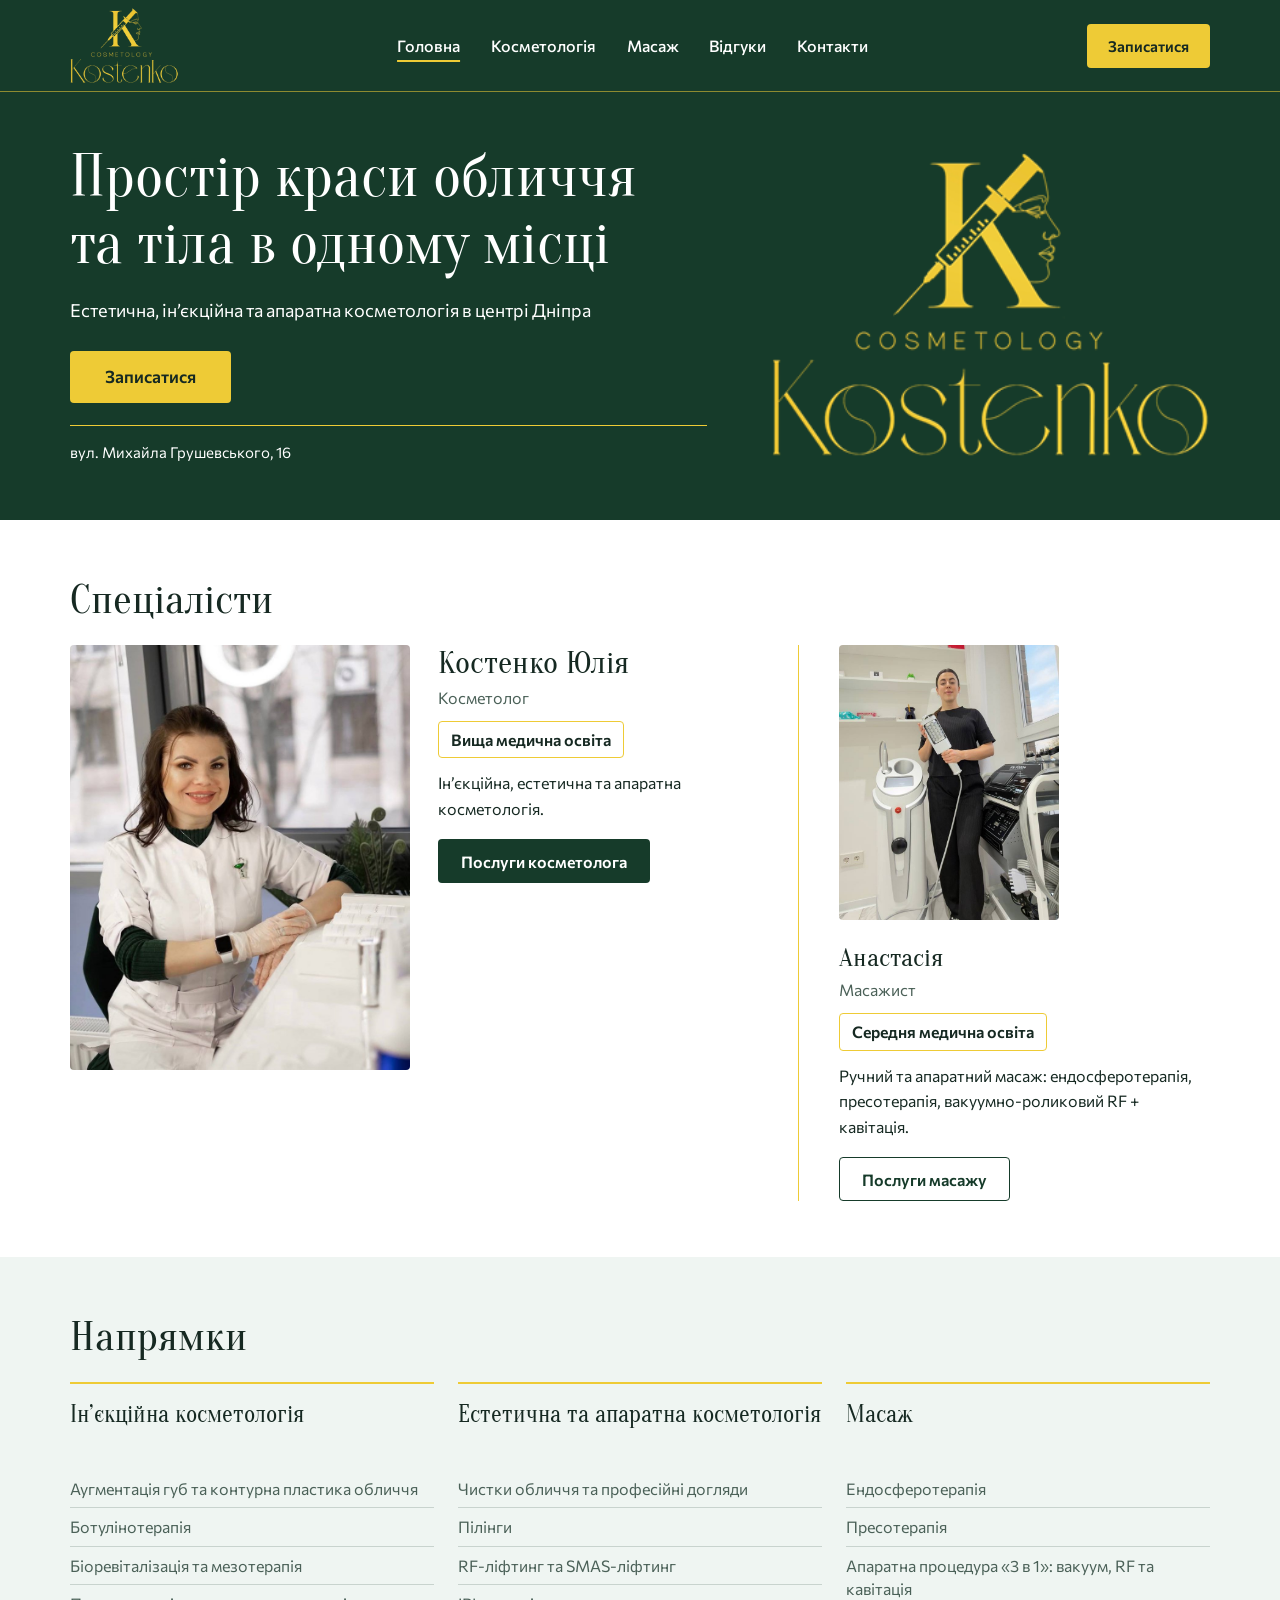
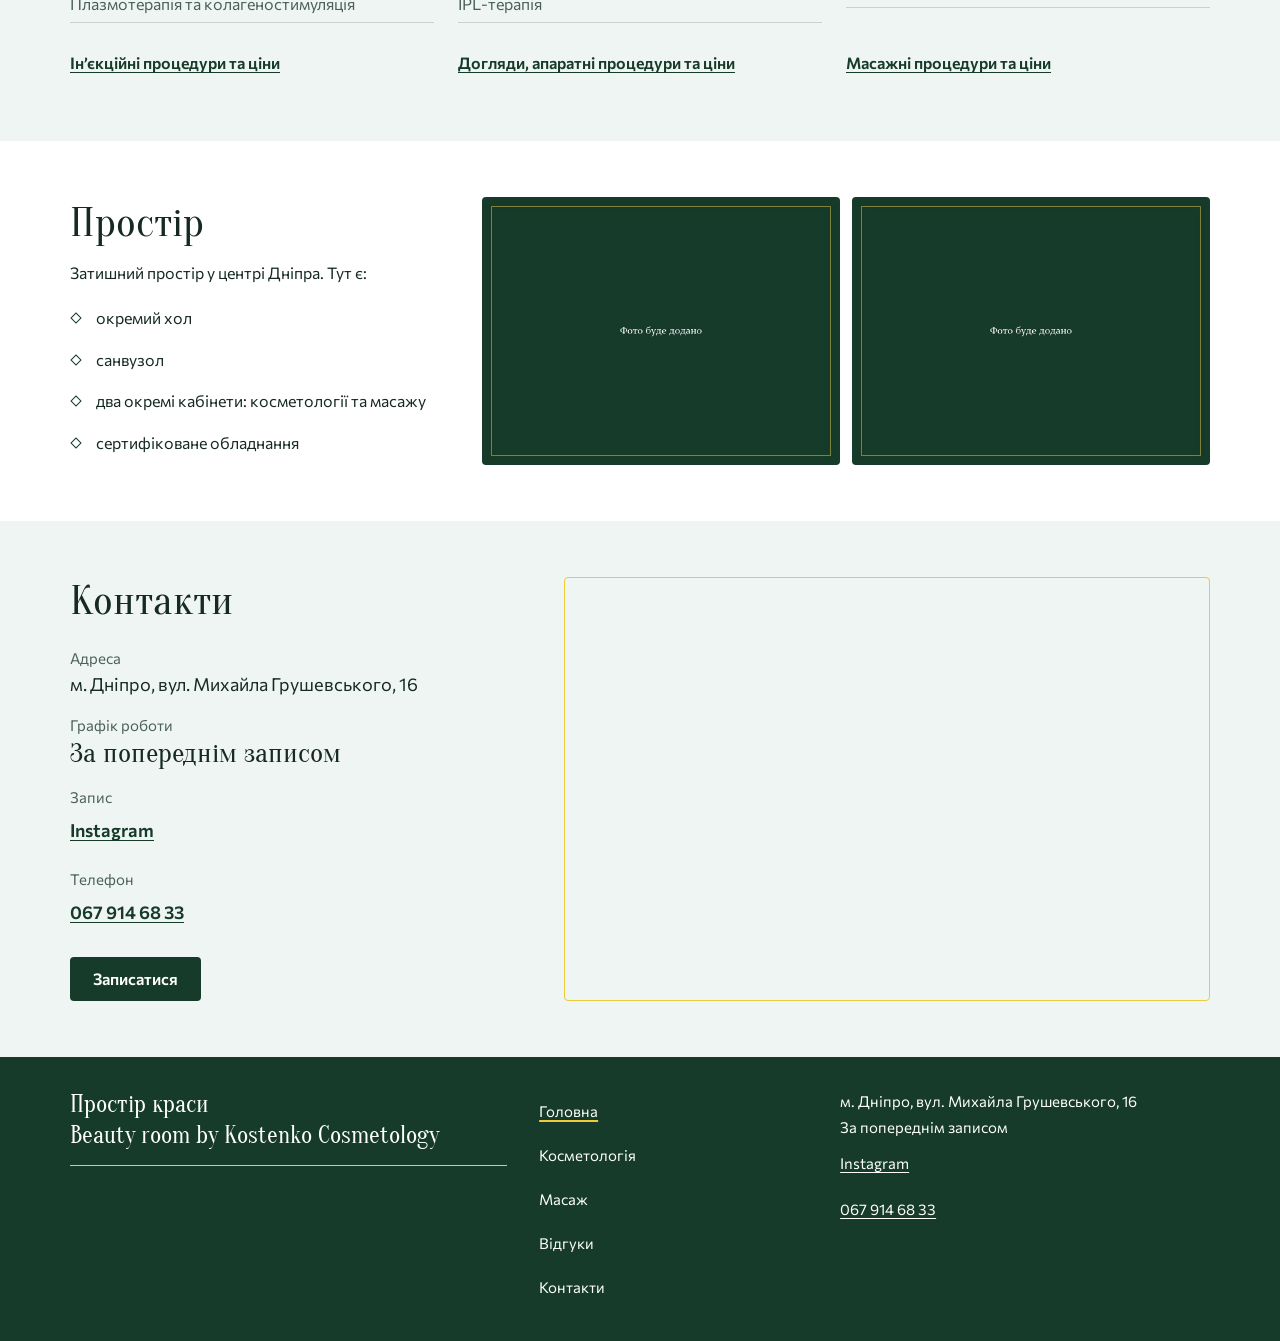
<file: index.html>
<!DOCTYPE html>
<html lang="uk">
<head>
  <meta charset="utf-8">
  <meta name="viewport" content="width=device-width, initial-scale=1">
  <title>Косметологія та масаж у центрі Дніпра | Beauty room by Kostenko Cosmetology</title>
  <meta name="description" content="Простір краси обличчя та тіла в одному місці. Естетична, ін’єкційна та апаратна косметологія і масаж у центрі Дніпра, вул. Михайла Грушевського, 16.">
  <meta name="theme-color" content="#163B2A">

  <meta property="og:type" content="website">
  <meta property="og:locale" content="uk_UA">
  <meta property="og:site_name" content="Простір краси «Beauty room by Kostenko Cosmetology»">
  <meta property="og:title" content="Простір краси обличчя та тіла в одному місці">
  <meta property="og:description" content="Естетична, ін’єкційна та апаратна косметологія в центрі Дніпра. Масаж. Запис в Instagram.">
  <!-- TODO: после выбора домена добавить og:url, og:image (абсолютные адреса) и canonical -->

  <link rel="icon" href="favicon.svg" type="image/svg+xml">
  <link rel="preconnect" href="https://fonts.googleapis.com">
  <link rel="preconnect" href="https://fonts.gstatic.com" crossorigin>
  <link href="https://fonts.googleapis.com/css2?family=Commissioner:wght@400;500;600&family=Oranienbaum&display=swap" rel="stylesheet">
  <link rel="stylesheet" href="css/style.css">

  <script>document.documentElement.classList.add('js');</script>
  <script src="js/main.js" defer></script>

  <script type="application/ld+json">
  {
    "@context": "https://schema.org",
    "@type": "BeautySalon",
    "name": "Простір краси «Beauty room by Kostenko Cosmetology»",
    "address": {
      "@type": "PostalAddress",
      "streetAddress": "вул. Михайла Грушевського, 16",
      "addressLocality": "Дніпро",
      "addressCountry": "UA"
    },
    "telephone": "+380679146833",
    "sameAs": ["https://www.instagram.com/kosmetolog__kostenko"]
  }
  </script>
</head>
<body>
  <a class="skip-link" href="#main">Перейти до змісту</a>

  <!-- Шапка: одинаковая на всех 5 страницах, меняется только aria-current -->
  <header class="site-header">
    <div class="container header-inner">
      <a class="logo" href="index.html">
        <img src="images/logo-small.png" alt="Beauty room by Kostenko Cosmetology, на головну" width="540" height="540">
      </a>
      <button class="nav-toggle" type="button" aria-expanded="false" aria-controls="site-nav">
        <span class="nav-toggle-bars" aria-hidden="true"></span>
        <span class="visually-hidden">Меню</span>
      </button>
      <nav class="site-nav" id="site-nav" aria-label="Основне меню">
        <ul>
          <li><a href="index.html" aria-current="page">Головна</a></li>
          <li><a href="cosmetology.html">Косметологія</a></li>
          <li><a href="massage.html">Масаж</a></li>
          <li><a href="reviews.html">Відгуки</a></li>
          <li><a href="contacts.html">Контакти</a></li>
        </ul>
      </nav>
      <a class="btn btn-gold header-cta" href="https://www.instagram.com/kosmetolog__kostenko" target="_blank" rel="noopener">Записатися</a>
    </div>
  </header>

  <main id="main">
    <section class="hero">
      <div class="container hero-inner">
        <div class="hero-text">
          <h1>Простір краси обличчя та&nbsp;тіла в&nbsp;одному місці</h1>
          <p class="hero-lead">Естетична, ін’єкційна та апаратна косметологія в&nbsp;центрі&nbsp;Дніпра</p>
          <a class="btn btn-gold btn-large" href="https://www.instagram.com/kosmetolog__kostenko" target="_blank" rel="noopener">Записатися</a>
          <p class="hero-address">вул. Михайла Грушевського,&nbsp;16</p>
        </div>
        <div class="hero-mark" aria-hidden="true">
          <div class="logo-crop">
            <picture><source media="(max-width: 767px)" srcset="images/logo-small.png"><img src="images/logo.png" alt="" width="1800" height="1800"></picture>
          </div>
        </div>
      </div>
    </section>

    <section class="section" aria-labelledby="team-title">
      <div class="container">
        <h2 id="team-title">Спеціалісти</h2>
        <div class="team">
          <article class="person person-lead">
            <img src="images/yulia.jpg" alt="Костенко Юлія, косметолог" width="800" height="1000" loading="lazy">
            <div class="person-body">
              <h3>Костенко Юлія</h3>
              <p class="person-role">Косметолог</p>
              <p class="person-edu">Вища медична освіта</p>
              <p>Ін’єкційна, естетична та апаратна косметологія.</p>
              <a class="btn btn-primary" href="cosmetology.html">Послуги косметолога</a>
            </div>
          </article>
          <article class="person">
            <img src="images/anastasia.jpg" alt="Анастасія, масажист" width="800" height="1000" loading="lazy">
            <div class="person-body">
              <h3>Анастасія</h3>
              <p class="person-role">Масажист</p>
              <p class="person-edu">Середня медична освіта</p>
              <p>Ручний та апаратний масаж: ендосферотерапія, пресотерапія, вакуумно-роликовий RF&nbsp;+ кавітація.</p>
              <a class="btn btn-outline" href="massage.html">Послуги масажу</a>
            </div>
          </article>
        </div>
      </div>
    </section>

    <section class="section section-mint" aria-labelledby="services-title">
      <div class="container">
        <h2 id="services-title">Напрямки</h2>
        <div class="directions">
          <article class="direction">
            <h3>Ін’єкційна косметологія</h3>
            <ul>
              <li>Аугментація губ та контурна пластика обличчя</li>
              <li>Ботулінотерапія</li>
              <li>Біоревіталізація та мезотерапія</li>
              <li>Плазмотерапія та колагеностимуляція</li>
            </ul>
            <a class="text-link" href="cosmetology.html#injections">Ін’єкційні процедури та ціни</a>
          </article>
          <article class="direction">
            <h3>Естетична та апаратна косметологія</h3>
            <ul>
              <li>Чистки обличчя та професійні догляди</li>
              <li>Пілінги</li>
              <li><span class="nowrap">RF-ліфтинг</span> та <span class="nowrap">SMAS-ліфтинг</span></li>
              <li>IPL-терапія</li>
            </ul>
            <a class="text-link" href="cosmetology.html#aesthetic">Догляди, апаратні процедури та ціни</a>
          </article>
          <article class="direction">
            <h3>Масаж</h3>
            <ul>
              <li>Ендосферотерапія</li>
              <li>Пресотерапія</li>
              <li>Апаратна процедура «3&nbsp;в&nbsp;1»: вакуум, RF та кавітація</li>
            </ul>
            <a class="text-link" href="massage.html">Масажні процедури та ціни</a>
          </article>
        </div>
      </div>
    </section>

    <section class="section" aria-labelledby="space-title">
      <div class="container space">
        <div class="space-text">
          <h2 id="space-title">Простір</h2>
          <p>Затишний простір у&nbsp;центрі Дніпра. Тут є:</p>
          <ul class="space-list">
            <li>окремий хол</li>
            <li>санвузол</li>
            <li>два окремі кабінети: косметології та масажу</li>
            <li>сертифіковане обладнання</li>
          </ul>
        </div>
        <div class="space-photos">
          <img src="images/space-1.jpg" alt="Фото простору, буде додано" width="1200" height="900" loading="lazy">
          <img src="images/space-2.jpg" alt="Фото простору, буде додано" width="1200" height="900" loading="lazy">
        </div>
      </div>
    </section>

    <section class="section section-mint" aria-labelledby="contacts-title">
      <div class="container contacts">
        <div class="contacts-info">
          <h2 id="contacts-title">Контакти</h2>
          <dl>
            <dt>Адреса</dt>
            <dd><address>м.&nbsp;Дніпро, вул. Михайла Грушевського,&nbsp;16</address></dd>
            <dt>Графік роботи</dt>
            <!-- TODO: при необходимости добавить точные часы -->
            <dd class="schedule">За попереднім записом</dd>
            <dt>Запис</dt>
            <dd><a href="https://www.instagram.com/kosmetolog__kostenko" target="_blank" rel="noopener">Instagram</a></dd>
            <dt>Телефон</dt>
            <dd><a href="tel:+380679146833">067&nbsp;914&nbsp;68&nbsp;33</a></dd>
          </dl>
          <!-- TODO: Telegram — раскомментировать, когда будет ссылка
          <a href="https://t.me/...">Telegram</a> -->
          <a class="btn btn-primary" href="https://www.instagram.com/kosmetolog__kostenko" target="_blank" rel="noopener">Записатися</a>
        </div>
        <div class="map">
          <iframe src="https://www.google.com/maps?q=%D0%94%D0%BD%D1%96%D0%BF%D1%80%D0%BE%2C%20%D0%B2%D1%83%D0%BB.%20%D0%9C%D0%B8%D1%85%D0%B0%D0%B9%D0%BB%D0%B0%20%D0%93%D1%80%D1%83%D1%88%D0%B5%D0%B2%D1%81%D1%8C%D0%BA%D0%BE%D0%B3%D0%BE%2C%2016&amp;hl=uk&amp;output=embed" title="Карта: Дніпро, вул. Михайла Грушевського, 16" loading="lazy" referrerpolicy="no-referrer-when-downgrade"></iframe>
        </div>
      </div>
    </section>
  </main>

  <!-- Футер: одинаковый на всех 5 страницах, меняется только aria-current -->
  <footer class="site-footer">
    <div class="container footer-inner">
      <div>
        <p class="footer-name">Простір краси<br><span lang="en">Beauty room by Kostenko Cosmetology</span></p>
      </div>
      <nav aria-label="Меню в підвалі">
        <ul>
          <li><a href="index.html" aria-current="page">Головна</a></li>
          <li><a href="cosmetology.html">Косметологія</a></li>
          <li><a href="massage.html">Масаж</a></li>
          <li><a href="reviews.html">Відгуки</a></li>
          <li><a href="contacts.html">Контакти</a></li>
        </ul>
      </nav>
      <div class="footer-contacts">
        <address>м.&nbsp;Дніпро, вул. Михайла Грушевського,&nbsp;16</address>
        <!-- TODO: при необходимости добавить точные часы -->
        <p>За попереднім записом</p>
        <p><a href="https://www.instagram.com/kosmetolog__kostenko" target="_blank" rel="noopener">Instagram</a></p>
        <p><a href="tel:+380679146833">067&nbsp;914&nbsp;68&nbsp;33</a></p>
        <!-- TODO: Telegram — раскомментировать, когда будет ссылка
        <a href="https://t.me/...">Telegram</a> -->
      </div>
    </div>
  </footer>
</body>
</html>
</file>
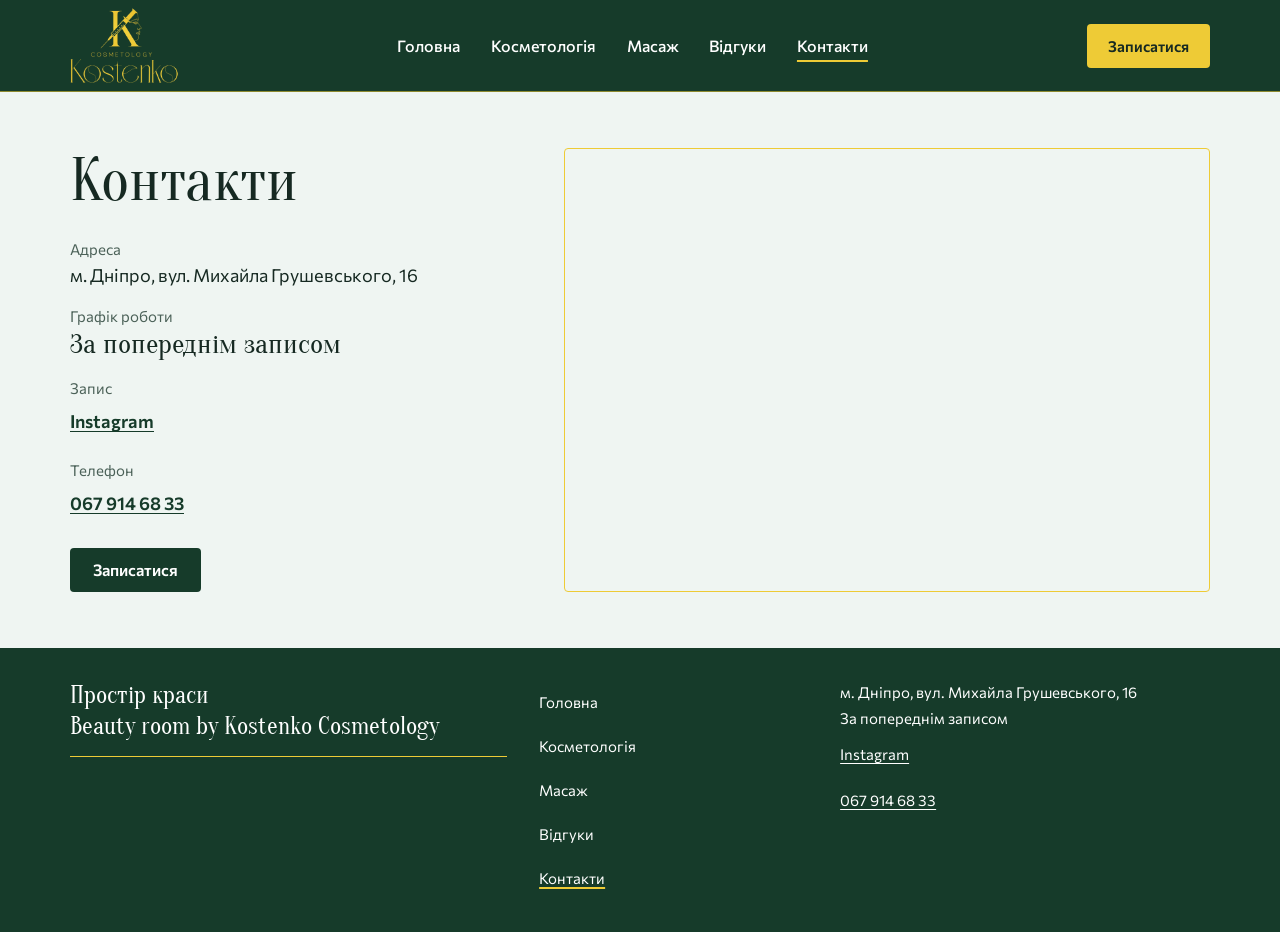
<file: contacts.html>
<!DOCTYPE html>
<html lang="uk">
<head>
  <meta charset="utf-8">
  <meta name="viewport" content="width=device-width, initial-scale=1">
  <title>Контакти та запис | Beauty room by Kostenko Cosmetology</title>
  <meta name="description" content="Дніпро, вул. Михайла Грушевського, 16. За попереднім записом. Запис в Instagram.">
  <meta name="theme-color" content="#163B2A">

  <meta property="og:type" content="website">
  <meta property="og:locale" content="uk_UA">
  <meta property="og:site_name" content="Простір краси «Beauty room by Kostenko Cosmetology»">
  <meta property="og:title" content="Контакти та запис">
  <meta property="og:description" content="Дніпро, вул. Михайла Грушевського, 16. За попереднім записом. Запис в Instagram.">
  <!-- TODO: после выбора домена добавить og:url, og:image (абсолютные адреса) и canonical -->

  <link rel="icon" href="favicon.svg" type="image/svg+xml">
  <link rel="preconnect" href="https://fonts.googleapis.com">
  <link rel="preconnect" href="https://fonts.gstatic.com" crossorigin>
  <link href="https://fonts.googleapis.com/css2?family=Commissioner:wght@400;500;600&family=Oranienbaum&display=swap" rel="stylesheet">
  <link rel="stylesheet" href="css/style.css">

  <script>document.documentElement.classList.add('js');</script>
  <script src="js/main.js" defer></script>
</head>
<body>
  <a class="skip-link" href="#main">Перейти до змісту</a>

  <!-- Шапка: одинаковая на всех 5 страницах, меняется только aria-current -->
  <header class="site-header">
    <div class="container header-inner">
      <a class="logo" href="index.html">
        <img src="images/logo-small.png" alt="Beauty room by Kostenko Cosmetology, на головну" width="540" height="540">
      </a>
      <button class="nav-toggle" type="button" aria-expanded="false" aria-controls="site-nav">
        <span class="nav-toggle-bars" aria-hidden="true"></span>
        <span class="visually-hidden">Меню</span>
      </button>
      <nav class="site-nav" id="site-nav" aria-label="Основне меню">
        <ul>
          <li><a href="index.html">Головна</a></li>
          <li><a href="cosmetology.html">Косметологія</a></li>
          <li><a href="massage.html">Масаж</a></li>
          <li><a href="reviews.html">Відгуки</a></li>
          <li><a href="contacts.html" aria-current="page">Контакти</a></li>
        </ul>
      </nav>
      <a class="btn btn-gold header-cta" href="https://www.instagram.com/kosmetolog__kostenko" target="_blank" rel="noopener">Записатися</a>
    </div>
  </header>

  <main id="main">
    <section class="section section-mint contacts-page" aria-labelledby="contacts-title">
      <div class="container contacts">
        <div class="contacts-info">
          <h1 id="contacts-title">Контакти</h1>
          <dl>
            <dt>Адреса</dt>
            <dd><address>м.&nbsp;Дніпро, вул. Михайла Грушевського,&nbsp;16</address></dd>
            <dt>Графік роботи</dt>
            <!-- TODO: при необходимости добавить точные часы -->
            <dd class="schedule">За попереднім записом</dd>
            <dt>Запис</dt>
            <dd><a href="https://www.instagram.com/kosmetolog__kostenko" target="_blank" rel="noopener">Instagram</a></dd>
            <dt>Телефон</dt>
            <dd><a href="tel:+380679146833">067&nbsp;914&nbsp;68&nbsp;33</a></dd>
          </dl>
          <!-- TODO: Telegram — раскомментировать, когда будет ссылка
          <a href="https://t.me/...">Telegram</a> -->
          <a class="btn btn-primary" href="https://www.instagram.com/kosmetolog__kostenko" target="_blank" rel="noopener">Записатися</a>
        </div>
        <div class="map">
          <iframe src="https://www.google.com/maps?q=%D0%94%D0%BD%D1%96%D0%BF%D1%80%D0%BE%2C%20%D0%B2%D1%83%D0%BB.%20%D0%9C%D0%B8%D1%85%D0%B0%D0%B9%D0%BB%D0%B0%20%D0%93%D1%80%D1%83%D1%88%D0%B5%D0%B2%D1%81%D1%8C%D0%BA%D0%BE%D0%B3%D0%BE%2C%2016&amp;hl=uk&amp;output=embed" title="Карта: Дніпро, вул. Михайла Грушевського, 16" loading="lazy" referrerpolicy="no-referrer-when-downgrade"></iframe>
        </div>
      </div>
    </section>
  </main>

  <!-- Футер: одинаковый на всех 5 страницах, меняется только aria-current -->
  <footer class="site-footer">
    <div class="container footer-inner">
      <div>
        <p class="footer-name">Простір краси<br><span lang="en">Beauty room by Kostenko Cosmetology</span></p>
      </div>
      <nav aria-label="Меню в підвалі">
        <ul>
          <li><a href="index.html">Головна</a></li>
          <li><a href="cosmetology.html">Косметологія</a></li>
          <li><a href="massage.html">Масаж</a></li>
          <li><a href="reviews.html">Відгуки</a></li>
          <li><a href="contacts.html" aria-current="page">Контакти</a></li>
        </ul>
      </nav>
      <div class="footer-contacts">
        <address>м.&nbsp;Дніпро, вул. Михайла Грушевського,&nbsp;16</address>
        <!-- TODO: при необходимости добавить точные часы -->
        <p>За попереднім записом</p>
        <p><a href="https://www.instagram.com/kosmetolog__kostenko" target="_blank" rel="noopener">Instagram</a></p>
        <p><a href="tel:+380679146833">067&nbsp;914&nbsp;68&nbsp;33</a></p>
        <!-- TODO: Telegram — раскомментировать, когда будет ссылка
        <a href="https://t.me/...">Telegram</a> -->
      </div>
    </div>
  </footer>
</body>
</html>
</file>
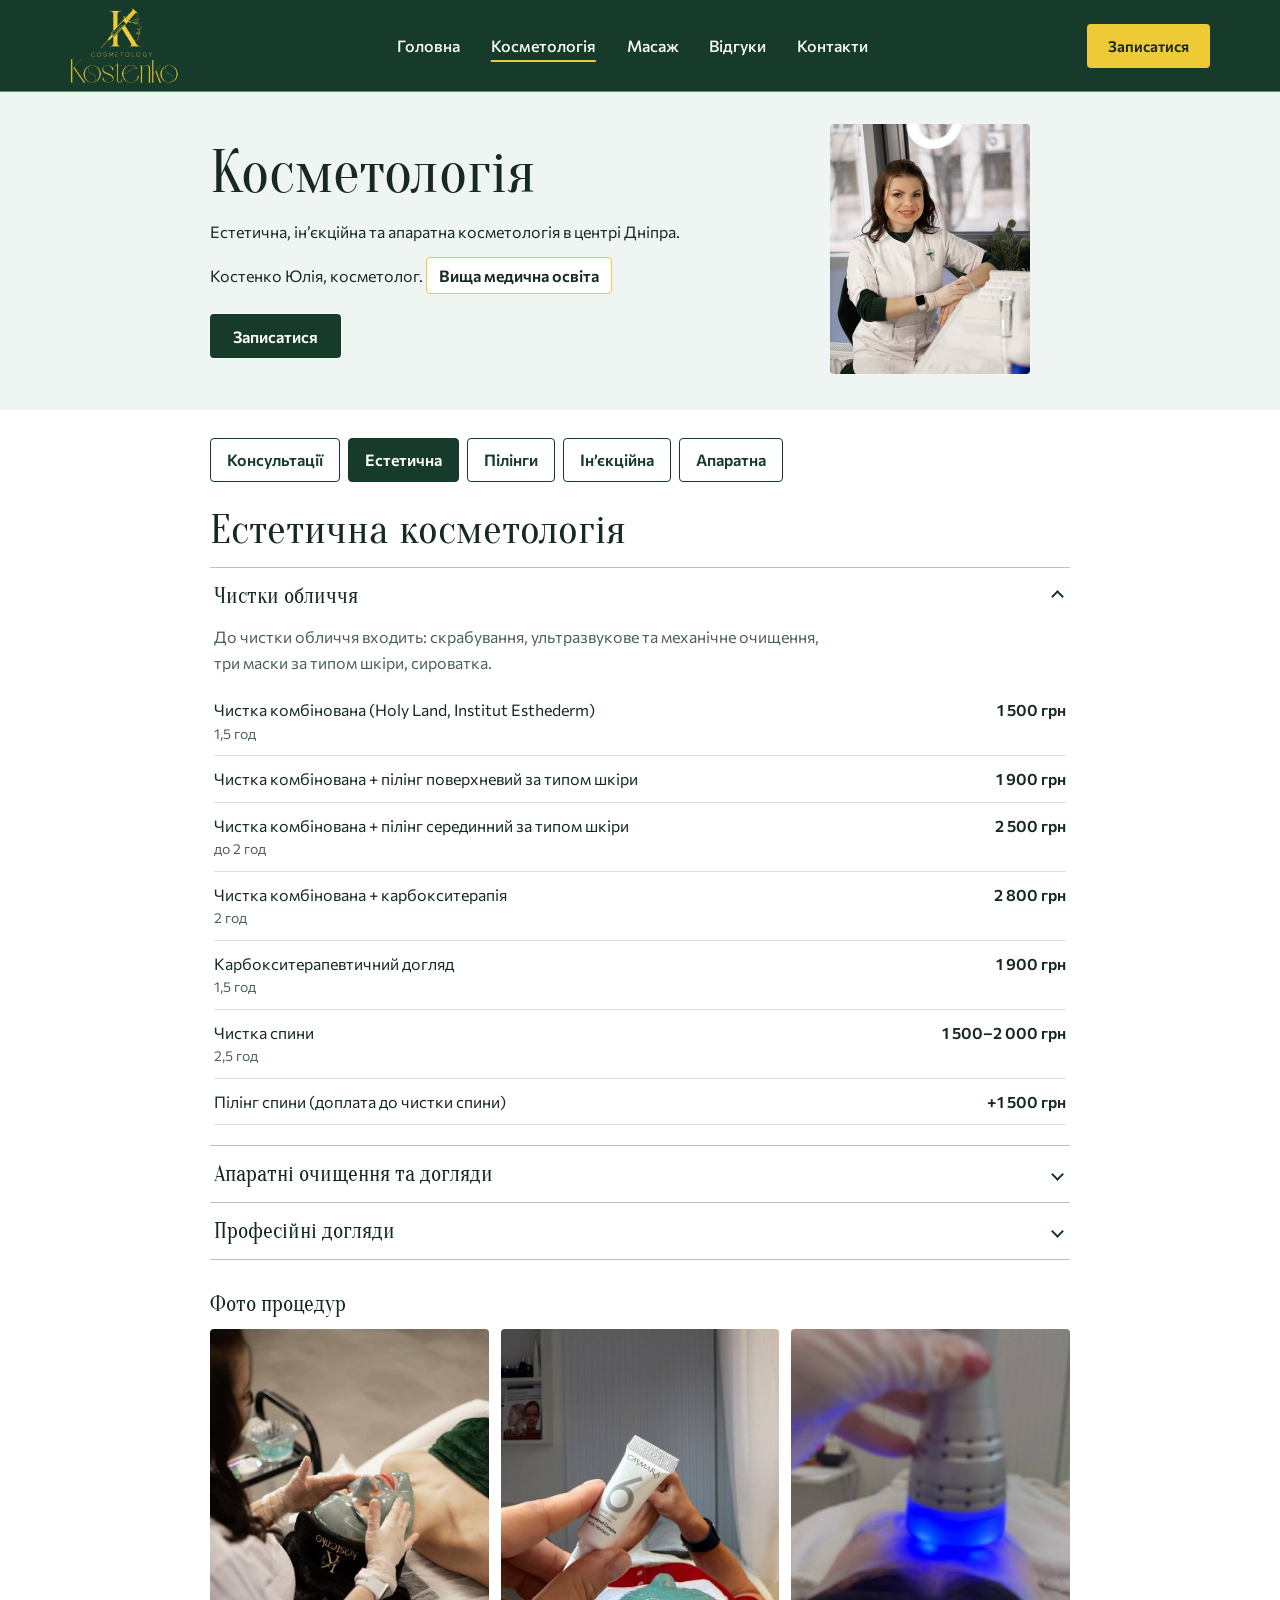
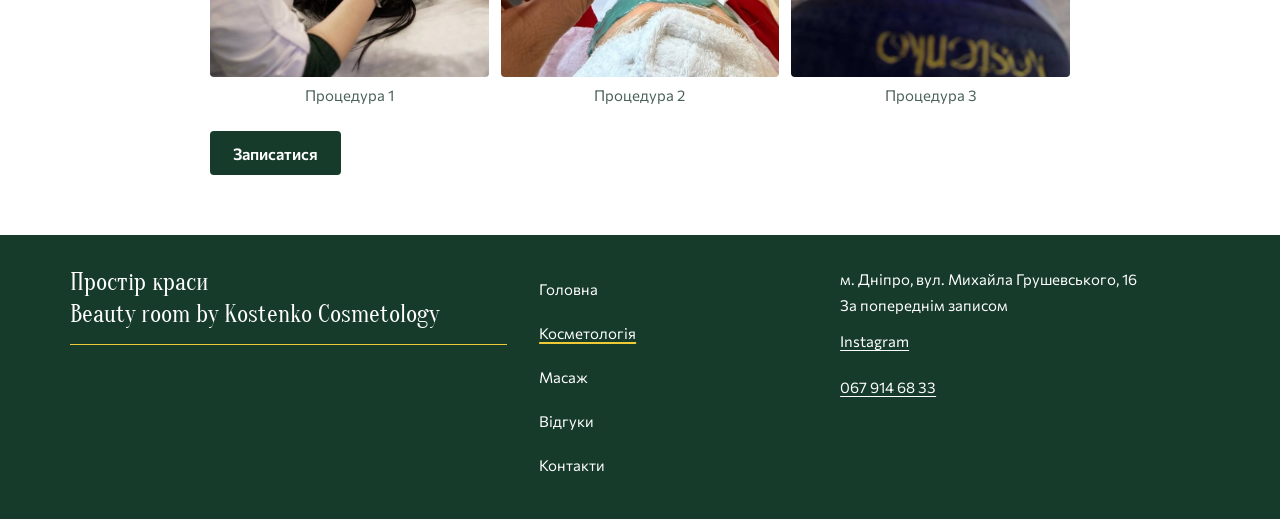
<file: cosmetology.html>
<!DOCTYPE html>
<html lang="uk">
<head>
  <meta charset="utf-8">
  <meta name="viewport" content="width=device-width, initial-scale=1">
  <title>Косметологія в Дніпрі: послуги та ціни | Beauty room by Kostenko Cosmetology</title>
  <meta name="description" content="Прайс косметолога в центрі Дніпра: чистки та догляди, пілінги, ін’єкційна та апаратна косметологія.">
  <meta name="theme-color" content="#163B2A">

  <meta property="og:type" content="website">
  <meta property="og:locale" content="uk_UA">
  <meta property="og:site_name" content="Простір краси «Beauty room by Kostenko Cosmetology»">
  <meta property="og:title" content="Косметологія: послуги та ціни">
  <meta property="og:description" content="Прайс косметолога в центрі Дніпра: чистки та догляди, пілінги, ін’єкційна та апаратна косметологія.">
  <!-- TODO: после выбора домена добавить og:url, og:image (абсолютные адреса) и canonical -->

  <link rel="icon" href="favicon.svg" type="image/svg+xml">
  <link rel="preconnect" href="https://fonts.googleapis.com">
  <link rel="preconnect" href="https://fonts.gstatic.com" crossorigin>
  <link href="https://fonts.googleapis.com/css2?family=Commissioner:wght@400;500;600&family=Oranienbaum&display=swap" rel="stylesheet">
  <link rel="stylesheet" href="css/style.css">

  <script>document.documentElement.classList.add('js');</script>
  <script src="js/main.js" defer></script>
  <script src="js/catalog.js" defer></script>
</head>
<body>
  <a class="skip-link" href="#main">Перейти до змісту</a>

  <!-- Шапка: одинаковая на всех 5 страницах, меняется только aria-current -->
  <header class="site-header">
    <div class="container header-inner">
      <a class="logo" href="index.html">
        <img src="images/logo-small.png" alt="Beauty room by Kostenko Cosmetology, на головну" width="540" height="540">
      </a>
      <button class="nav-toggle" type="button" aria-expanded="false" aria-controls="site-nav">
        <span class="nav-toggle-bars" aria-hidden="true"></span>
        <span class="visually-hidden">Меню</span>
      </button>
      <nav class="site-nav" id="site-nav" aria-label="Основне меню">
        <ul>
          <li><a href="index.html">Головна</a></li>
          <li><a href="cosmetology.html" aria-current="page">Косметологія</a></li>
          <li><a href="massage.html">Масаж</a></li>
          <li><a href="reviews.html">Відгуки</a></li>
          <li><a href="contacts.html">Контакти</a></li>
        </ul>
      </nav>
      <a class="btn btn-gold header-cta" href="https://www.instagram.com/kosmetolog__kostenko" target="_blank" rel="noopener">Записатися</a>
    </div>
  </header>

  <main id="main">
    <div class="page-head">
      <div class="container narrow page-head-grid">
        <div>
          <h1>Косметологія</h1>
          <p>Естетична, ін’єкційна та апаратна косметологія в&nbsp;центрі Дніпра.</p>
          <p>Костенко Юлія, косметолог. <span class="edu">Вища медична освіта</span></p>
          <a class="btn btn-primary" href="https://www.instagram.com/kosmetolog__kostenko" target="_blank" rel="noopener">Записатися</a>
        </div>
        <img class="page-head-photo" src="images/yulia.jpg" alt="Костенко Юлія, косметолог" width="800" height="1000">
      </div>
    </div>

    <div class="container narrow catalog">
      <nav class="tabs" id="catalog" data-tabs="aesthetic" aria-label="Розділи прайсу">
        <a class="tab" href="#consultations">Консультації</a>
        <a class="tab" href="#aesthetic">Естетична</a>
        <a class="tab" href="#peelings">Пілінги</a>
        <a class="tab" href="#injections">Ін’єкційна</a>
        <a class="tab" href="#apparatus">Апаратна</a>
      </nav>

      <section class="tab-panel" id="consultations">
        <h2>Консультації</h2>
        <details class="acc" open>
          <summary><h3>Консультації косметолога</h3></summary>
          <div class="acc-body">
            <ul class="price-list">
              <li><span class="service">Консультація очна <span class="service-meta">до 60 хв</span></span> <span class="price" data-price-id="consult-in-person">800&nbsp;грн</span></li>
              <li><span class="service">Консультація щодо підбору домашнього догляду та підбір домашнього догляду</span> <span class="price" data-price-id="consult-homecare">800&nbsp;грн</span></li>
            </ul>
            <p class="term">Якщо процедуру виконують у день консультації, її вартість входить у вартість процедури.</p>
          </div>
        </details>
        <p class="panel-cta"><a class="btn btn-primary" href="https://www.instagram.com/kosmetolog__kostenko" target="_blank" rel="noopener">Записатися</a></p>
      </section>

      <section class="tab-panel" id="aesthetic">
        <h2>Естетична косметологія</h2>
        <details class="acc" open>
          <summary><h3>Чистки обличчя</h3></summary>
          <div class="acc-body">
            <p>До чистки обличчя входить: скрабування, ультразвукове та механічне очищення, три маски за типом шкіри, сироватка.</p>
            <ul class="price-list">
              <li><span class="service">Чистка комбінована (Holy Land, Institut Esthederm) <span class="service-meta">1,5 год</span></span> <span class="price" data-price-id="clean-combined">1&nbsp;500&nbsp;грн</span></li>
              <li><span class="service">Чистка комбінована + пілінг поверхневий за типом шкіри</span> <span class="price" data-price-id="clean-peel-surface">1&nbsp;900&nbsp;грн</span></li>
              <li><span class="service">Чистка комбінована + пілінг серединний за типом шкіри <span class="service-meta">до 2 год</span></span> <span class="price" data-price-id="clean-peel-medium">2&nbsp;500&nbsp;грн</span></li>
              <li><span class="service">Чистка комбінована + карбокситерапія <span class="service-meta">2 год</span></span> <span class="price" data-price-id="clean-carboxy">2&nbsp;800&nbsp;грн</span></li>
              <li><span class="service">Карбокситерапевтичний догляд <span class="service-meta">1,5 год</span></span> <span class="price" data-price-id="carboxy-care">1&nbsp;900&nbsp;грн</span></li>
              <li><span class="service">Чистка спини <span class="service-meta">2,5 год</span></span> <span class="price" data-price-id="clean-back">1&nbsp;500–2&nbsp;000&nbsp;грн</span></li>
              <li><span class="service">Пілінг спини (доплата до чистки спини)</span> <span class="price" data-price-id="clean-back-peel">+1&nbsp;500&nbsp;грн</span></li>
            </ul>
          </div>
        </details>
        <details class="acc">
          <summary><h3>Апаратні очищення та догляди</h3></summary>
          <div class="acc-body">
            <ul class="price-list">
              <li><span class="service">Чистка апаратна HYDRAFACIAL на основі сироваток, «3&nbsp;в&nbsp;1» (чистка, пілінг, догляд) <span class="service-meta">атравматична, 10 етапів · 1,5 год</span></span> <span class="price" data-price-id="hw-hydrafacial">2&nbsp;500&nbsp;грн</span></li>
              <li><span class="service">Алмазна мікродермабразія + сироватка + маска <span class="service-meta">1 год</span></span> <span class="price" data-price-id="hw-diamond">1&nbsp;300&nbsp;грн</span></li>
              <li><span class="service">Гідропілінг сироватками + сироватка + маска <span class="service-meta">1 год</span></span> <span class="price" data-price-id="hw-hydropeel">1&nbsp;500&nbsp;грн</span></li>
              <li><span class="service">Кріомасаж + маска <span class="service-meta">1 год</span></span> <span class="price" data-price-id="hw-cryomassage">1&nbsp;500&nbsp;грн</span></li>
            </ul>
          </div>
        </details>
        <details class="acc">
          <summary><h3>Професійні догляди</h3></summary>
          <div class="acc-body">
            <h4>Casmara (Іспанія)</h4>
            <p>Киснево-насичувальний догляд Purifying, 8 етапів.</p>
            <ul class="price-list">
              <li><span class="service">Догляд <span class="service-meta">1 год</span></span> <span class="price" data-price-id="care-casmara">2&nbsp;500&nbsp;грн</span></li>
              <li><span class="service">Догляд + чистка комбінована <span class="service-meta">1,5 год</span></span> <span class="price" data-price-id="care-casmara-clean">2&nbsp;800&nbsp;грн</span></li>
            </ul>
            <h4>iS CLINICAL (США)</h4>
            <p>Процедура «Червона доріжка» або «Вогонь і лід».</p>
            <ul class="price-list">
              <li><span class="service">+ легке очищення</span> <span class="price" data-price-id="care-isclinical-light">2&nbsp;500&nbsp;грн</span></li>
              <li><span class="service">+ чистка комбінована</span> <span class="price" data-price-id="care-isclinical-clean">2&nbsp;800&nbsp;грн</span></li>
            </ul>
            <h4>Institut Esthederm «Cocon»</h4>
            <p>Спрямований на живлення та зволоження, 7 етапів.</p>
            <ul class="price-list">
              <li><span class="service">Догляд <span class="service-meta">1 год</span></span> <span class="price" data-price-id="care-cocon">1&nbsp;900&nbsp;грн</span></li>
            </ul>
            <h4>Holy Land «Лактолан»</h4>
            <p>Спрямований на освітлення та зволоження; для шкіри з висипами та постакне.</p>
            <ul class="price-list">
              <li><span class="service">Догляд <span class="service-meta">1 год</span></span> <span class="price" data-price-id="care-lactolan">1&nbsp;900&nbsp;грн</span></li>
              <li><span class="service">Догляд + пілінг серединний</span> <span class="price" data-price-id="care-lactolan-peel">2&nbsp;500&nbsp;грн</span></li>
            </ul>
            <h4>DMK ферментотерапія (США)</h4>
            <ul class="price-list">
              <li><span class="service">Enzyme Masque №1 + Enzyme Masque №2</span> <span class="price" data-price-id="care-dmk-two">2&nbsp;500&nbsp;грн</span></li>
              <li><span class="service">Три маски</span> <span class="price" data-price-id="care-dmk-three">2&nbsp;800&nbsp;грн</span></li>
            </ul>
          </div>
        </details>
        <!-- Фото: заменить файл в images/gallery/ с тем же именем и уточнить alt -->
        <div class="gallery">
          <h3>Фото процедур</h3>
          <ul class="gallery-grid gallery-grid-three">
            <li><figure><img src="images/gallery/aesthetic-1.jpg" alt="Нанесення маски на обличчя під час догляду" width="800" height="1000" loading="lazy"><figcaption>Процедура 1</figcaption></figure></li>
            <li><figure><img src="images/gallery/aesthetic-2.jpg" alt="Засіб Casmara в руці під час догляду за обличчям" width="800" height="1000" loading="lazy"><figcaption>Процедура 2</figcaption></figure></li>
            <li><figure><img src="images/gallery/aesthetic-3.jpg" alt="Насадка апарата із синім підсвічуванням під час догляду" width="800" height="1000" loading="lazy"><figcaption>Процедура 3</figcaption></figure></li>
          </ul>
        </div>
        <p class="panel-cta"><a class="btn btn-primary" href="https://www.instagram.com/kosmetolog__kostenko" target="_blank" rel="noopener">Записатися</a></p>
      </section>

      <section class="tab-panel" id="peelings">
        <h2>Пілінги</h2>
        <details class="acc" open>
          <summary><h3>Пілінги як окрема процедура</h3></summary>
          <div class="acc-body">
            <p>Тривалість 1 год. У вартість входять зволожувальна маска та сироватка.</p>
            <ul class="price-list">
              <li><span class="service">Alpha-Beta Retinol (Ізраїль) <span class="service-meta">1 год</span></span> <span class="price" data-price-id="peel-alpha-beta">1&nbsp;500&nbsp;грн</span></li>
              <li><span class="service">Ензимний Obagi (США) <span class="service-meta">1 год</span></span> <span class="price" data-price-id="peel-obagi">1&nbsp;500&nbsp;грн</span></li>
              <li><span class="service">PRX-T33 (Італія) <span class="service-meta">1 год</span></span> <span class="price" data-price-id="peel-prx-t33">1&nbsp;900&nbsp;грн</span></li>
              <li><span class="service">Apreex (Італія) <span class="service-meta">1 год</span></span> <span class="price" data-price-id="peel-apreex">1&nbsp;900&nbsp;грн</span></li>
              <li><span class="service">BioRePeel (Італія) <span class="service-meta">1 год</span></span> <span class="price" data-price-id="peel-biorepeel">1&nbsp;900&nbsp;грн</span></li>
              <li><span class="service">Jalupro Glow Peel (Італія) <span class="service-meta">1 год</span></span> <span class="price" data-price-id="peel-jalupro">1&nbsp;900&nbsp;грн</span></li>
              <li><span class="service">Image (США) <span class="service-meta">1 год</span></span> <span class="price" data-price-id="peel-image">1&nbsp;900&nbsp;грн</span></li>
              <li><span class="service">MCA 35 (Іспанія) <span class="service-meta">1 год</span></span> <span class="price" data-price-id="peel-mca35">1&nbsp;900&nbsp;грн</span></li>
              <li><span class="service">Жовтий пілінг (Італія) <span class="service-meta">1 год</span></span> <span class="price" data-price-id="peel-yellow">1&nbsp;900&nbsp;грн</span></li>
              <li><span class="service">Peptiglow (Італія) <span class="service-meta">1 год</span></span> <span class="price" data-price-id="peel-peptiglow">1&nbsp;900&nbsp;грн</span></li>
            </ul>
            <p class="term">За потреби підключаємо дермапен: <span class="price" data-price-id="peel-dermapen">+500&nbsp;грн</span>.</p>
            <p class="term"><strong>Знижка −20%:</strong> якщо пілінг як доповнююча процедура або при оплаті курсу від 3 процедур одразу.</p>
          </div>
        </details>
        <!-- Фото: заменить файл в images/gallery/ с тем же именем и уточнить alt -->
        <div class="gallery">
          <h3>Фото процедур</h3>
          <ul class="gallery-grid">
            <li><figure><img src="images/gallery/peelings-1.jpg" alt="Флакон пілінгу Image Skincare в руці" width="800" height="1000" loading="lazy"><figcaption>Процедура 1</figcaption></figure></li>
            <li><figure><img src="images/gallery/peelings-2.jpg" alt="Флакон Peptiglow перед процедурою пілінгу" width="800" height="1000" loading="lazy"><figcaption>Процедура 2</figcaption></figure></li>
            <li><figure><img src="images/gallery/peelings-3.jpg" alt="Флакон пілінгу ABR Complex перед процедурою" width="800" height="1000" loading="lazy"><figcaption>Процедура 3</figcaption></figure></li>
            <li><figure><img src="images/gallery/peelings-4.jpg" alt="Флакон CMed і шприц у руці косметолога" width="800" height="1000" loading="lazy"><figcaption>Процедура 4</figcaption></figure></li>
          </ul>
        </div>
        <p class="panel-cta"><a class="btn btn-primary" href="https://www.instagram.com/kosmetolog__kostenko" target="_blank" rel="noopener">Записатися</a></p>
      </section>

      <section class="tab-panel" id="injections">
        <h2>Ін’єкційна косметологія</h2>
        <details class="acc" open>
          <summary><h3>Аугментація губ</h3></summary>
          <div class="acc-body">
            <ul class="price-list">
              <li><span class="service">Juvederm Ultra Smile (США) <span class="service-meta">0,55 мл</span></span> <span class="price" data-price-id="lips-juvederm-smile">5&nbsp;800&nbsp;грн</span></li>
              <li><span class="service">Teosyal RHA Kiss <span class="service-meta">0,7 мл</span></span> <span class="price" data-price-id="lips-teosyal-kiss">8&nbsp;500&nbsp;грн</span></li>
              <li><span class="service">Stylage M (Франція) <span class="service-meta">1 мл</span></span> <span class="price" data-price-id="lips-stylage-m">6&nbsp;900&nbsp;грн</span></li>
              <li><span class="service">Aileene Vol.2 (Корея) <span class="service-meta">1 мл</span></span> <span class="price" data-price-id="lips-aileene">5&nbsp;500&nbsp;грн</span></li>
              <li><span class="service">Revolax (Корея) <span class="service-meta">1,1 мл</span></span> <span class="price" data-price-id="lips-revolax">5&nbsp;000&nbsp;грн</span></li>
              <li><span class="service">Celosome (Корея) <span class="service-meta">1,1 мл</span></span> <span class="price" data-price-id="lips-celosome">4&nbsp;800&nbsp;грн</span></li>
            </ul>
            <p>За бажанням можна замовити інші філери.</p>
            <h4>Розчинення філеру</h4>
            <ul class="price-list">
              <li><span class="service">Розчинення філеру</span> <span class="price" data-price-id="filler-dissolve">2&nbsp;500&nbsp;грн</span></li>
              <li><span class="service">Часткове розчинення</span> <span class="price" data-price-id="filler-dissolve-partial">2&nbsp;000&nbsp;грн</span></li>
            </ul>
          </div>
        </details>
        <details class="acc">
          <summary><h3>Контурна пластика обличчя</h3></summary>
          <div class="acc-body">
            <h4>Celosome (Корея)</h4>
            <ul class="price-list">
              <li><span class="service">1 мл</span> <span class="price" data-price-id="contour-celosome-1">4&nbsp;800&nbsp;грн</span></li>
              <li><span class="service">2 мл</span> <span class="price" data-price-id="contour-celosome-2">8&nbsp;500&nbsp;грн</span></li>
              <li><span class="service">3 мл</span> <span class="price" data-price-id="contour-celosome-3">11&nbsp;500&nbsp;грн</span></li>
              <li><span class="service">4 мл</span> <span class="price" data-price-id="contour-celosome-4">13&nbsp;500&nbsp;грн</span></li>
            </ul>
            <h4>Neauvia Intense (Італія)</h4>
            <ul class="price-list">
              <li><span class="service">1 мл</span> <span class="price" data-price-id="contour-neauvia-1">8&nbsp;900&nbsp;грн</span></li>
              <li><span class="service">2 мл</span> <span class="price" data-price-id="contour-neauvia-2">17&nbsp;000&nbsp;грн</span></li>
              <li><span class="service">3 мл</span> <span class="price" data-price-id="contour-neauvia-3">20&nbsp;000&nbsp;грн</span></li>
            </ul>
          </div>
        </details>
        <details class="acc">
          <summary><h3>Робота з носогубними складками</h3></summary>
          <div class="acc-body">
            <ul class="price-list">
              <li><span class="service">Celosome Soft (Корея) <span class="service-meta">1 мл</span></span> <span class="price" data-price-id="nasolabial-celosome-soft">5&nbsp;500&nbsp;грн</span></li>
              <li><span class="service">Belotero Soft Lidocaine (Німеччина) <span class="service-meta">1 мл</span></span> <span class="price" data-price-id="nasolabial-belotero">7&nbsp;500&nbsp;грн</span></li>
            </ul>
          </div>
        </details>
        <details class="acc">
          <summary><h3>Заповнення кілець «Венери» та бланшування поверхневих зморшок</h3></summary>
          <div class="acc-body">
            <ul class="price-list">
              <li><span class="service">Belotero Soft Lidocaine (Німеччина) <span class="service-meta">1 мл</span></span> <span class="price" data-price-id="venus-belotero">7&nbsp;500&nbsp;грн</span></li>
              <li><span class="service">Restylane Skinboosters Vital Light Lidocaine</span> <span class="price" data-price-id="venus-restylane">6&nbsp;000&nbsp;грн</span></li>
            </ul>
          </div>
        </details>
        <details class="acc">
          <summary><h3>Заповнення носослізної борозни</h3></summary>
          <div class="acc-body">
            <ul class="price-list">
              <li><span class="service">Belotero Soft Lidocaine (Німеччина) <span class="service-meta">1 мл</span></span> <span class="price" data-price-id="tear-belotero">7&nbsp;500&nbsp;грн</span></li>
              <li><span class="service">Restylane Skinboosters Vital Light Lidocaine <span class="service-meta">1 мл</span></span> <span class="price" data-price-id="tear-restylane">6&nbsp;500&nbsp;грн</span></li>
              <li><span class="service">Juvederm Volite з лідокаїном <span class="service-meta">1 мл</span></span> <span class="price" data-price-id="tear-volite">7&nbsp;500&nbsp;грн</span></li>
              <li><span class="service">Prostrolane Blanc-B <span class="service-meta">2 мл</span></span> <span class="price" data-price-id="tear-prostrolane">7&nbsp;500&nbsp;грн</span></li>
            </ul>
          </div>
        </details>
        <details class="acc">
          <summary><h3>Плазмотерапія</h3></summary>
          <div class="acc-body">
            <ul class="price-list">
              <li><span class="service">1 пробірка</span> <span class="price" data-price-id="plasma-1">2&nbsp;800&nbsp;грн</span></li>
              <li><span class="service">2 пробірки</span> <span class="price" data-price-id="plasma-2">3&nbsp;500&nbsp;грн</span></li>
              <li><span class="service">4 пробірки</span> <span class="price" data-price-id="plasma-4">4&nbsp;500&nbsp;грн</span></li>
              <li><span class="service">6 пробірок</span> <span class="price" data-price-id="plasma-6">5&nbsp;500&nbsp;грн</span></li>
            </ul>
          </div>
        </details>
        <details class="acc">
          <summary><h3>Колагеностимуляція ін’єкційна</h3></summary>
          <div class="acc-body">
            <ul class="price-list">
              <li><span class="service">Karisma <span class="service-meta">1 шприц</span></span> <span class="price" data-price-id="collagen-karisma-1">8&nbsp;700&nbsp;грн</span></li>
              <li><span class="service">Karisma <span class="service-meta">2 шприци одразу</span></span> <span class="price" data-price-id="collagen-karisma-2">17&nbsp;000&nbsp;грн</span></li>
              <li><span class="service">Couri <span class="service-meta">1 шприц</span></span> <span class="price" data-price-id="collagen-couri-1">10&nbsp;000&nbsp;грн</span></li>
              <li><span class="service">Couri <span class="service-meta">2 шприци одразу</span></span> <span class="price" data-price-id="collagen-couri-2">18&nbsp;000&nbsp;грн</span></li>
            </ul>
            <h4>Скінбустер Pink PLLA (на основі полімолочної кислоти)</h4>
            <ul class="price-list">
              <li><span class="service">Обличчя, шия, декольте, очі</span> <span class="price" data-price-id="pinkplla-full">8&nbsp;500&nbsp;грн</span></li>
              <li><span class="service">Обличчя + шия</span> <span class="price" data-price-id="pinkplla-face-neck">7&nbsp;500&nbsp;грн</span></li>
              <li><span class="service">Обличчя</span> <span class="price" data-price-id="pinkplla-face">6&nbsp;800&nbsp;грн</span></li>
            </ul>
          </div>
        </details>
        <details class="acc">
          <summary><h3>Ботулінотерапія</h3></summary>
          <div class="acc-body">
            <p>Корекція мімічних зморшок. У роботі лише сертифіковані препарати: Medinox, Dysport, Xeomin.</p>
            <p class="term">Для чоловіків: <span class="price" data-price-id="bt-men-surcharge">+500&nbsp;грн</span> за кожну зону через посилене дозування (діє для всіх препаратів: Medinox, Dysport, Xeomin).</p>
            <h4>Medinox (Корея)</h4>
            <ul class="price-list">
              <li><span class="service">Чоло + міжбрів’я</span> <span class="price" data-price-id="bt-medinox-forehead">4&nbsp;500&nbsp;грн</span></li>
              <li><span class="service">Гусині лапки + ніс</span> <span class="price" data-price-id="bt-medinox-crowfeet-nose">3&nbsp;500&nbsp;грн</span></li>
              <li><span class="service">Міжбрів’я та очі окремо</span> <span class="price" data-price-id="bt-medinox-glabella-eyes">3&nbsp;000&nbsp;грн</span></li>
              <li><span class="service">Чоло + міжбрів’я + очі + «кролячі» зморшки (ніс)</span> <span class="price" data-price-id="bt-medinox-upper">6&nbsp;000&nbsp;грн</span></li>
              <li><span class="service">Підборіддя, кисетні зморшки, підіймачі кутиків вуст, вуста</span> <span class="price" data-price-id="bt-medinox-chin-lips">1&nbsp;800&nbsp;грн</span></li>
              <li><span class="service">Звуження ніздрів / підняття кінчика носа</span> <span class="price" data-price-id="bt-medinox-nostrils">2&nbsp;500&nbsp;грн</span></li>
              <li><span class="service">Гінгівальна посмішка</span> <span class="price" data-price-id="bt-medinox-gummy">2&nbsp;500&nbsp;грн</span></li>
              <li><span class="service">Ліфтинг Нефертіті (шия та овал обличчя)</span> <span class="price" data-price-id="bt-medinox-nefertiti">7&nbsp;000&nbsp;грн</span></li>
              <li><span class="service">Жувальні м’язи</span> <span class="price" data-price-id="bt-medinox-masseter">4&nbsp;500&nbsp;грн</span></li>
              <li><span class="service">Повністю full face (верхня та нижня третина)</span> <span class="price" data-price-id="bt-medinox-fullface">8&nbsp;800&nbsp;грн</span></li>
              <li><span class="service">Full face + шия</span> <span class="price" data-price-id="bt-medinox-fullface-neck">13&nbsp;000&nbsp;грн</span></li>
            </ul>
            <h4>Dysport (Велика Британія) / Xeomin (Німеччина)</h4>
            <p>Однакові ціни.</p>
            <ul class="price-list">
              <li><span class="service">Чоло + міжбрів’я</span> <span class="price" data-price-id="bt-dx-forehead">6&nbsp;000&nbsp;грн</span></li>
              <li><span class="service">Гусині лапки + ніс</span> <span class="price" data-price-id="bt-dx-crowfeet-nose">4&nbsp;500&nbsp;грн</span></li>
              <li><span class="service">Міжбрів’я або гусині лапки окремо</span> <span class="price" data-price-id="bt-dx-glabella-or-crowfeet">4&nbsp;000&nbsp;грн</span></li>
              <li><span class="service">Чоло + міжбрів’я + очі + ніс</span> <span class="price" data-price-id="bt-dx-upper">8&nbsp;000&nbsp;грн</span></li>
              <li><span class="service">Підборіддя, кисетні зморшки, підіймачі кутиків вуст, вуста</span> <span class="price" data-price-id="bt-dx-chin-lips">2&nbsp;000&nbsp;грн</span></li>
              <li><span class="service">Звуження ніздрів / підняття кінчика носа</span> <span class="price" data-price-id="bt-dx-nostrils">4&nbsp;000&nbsp;грн</span></li>
              <li><span class="service">Гінгівальна посмішка</span> <span class="price" data-price-id="bt-dx-gummy">3&nbsp;000&nbsp;грн</span></li>
              <li><span class="service">Жувальні м’язи</span> <span class="price" data-price-id="bt-dx-masseter">6&nbsp;000&nbsp;грн</span></li>
              <li><span class="service">Овал обличчя + шия</span> <span class="price" data-price-id="bt-dx-oval-neck">9&nbsp;000&nbsp;грн</span></li>
              <li><span class="service">Повністю full face (верхня та нижня третина)</span> <span class="price" data-price-id="bt-dx-fullface">10&nbsp;800&nbsp;грн</span></li>
              <li><span class="service">Full face + шия</span> <span class="price" data-price-id="bt-dx-fullface-neck">15&nbsp;000&nbsp;грн</span></li>
            </ul>
          </div>
        </details>
        <details class="acc">
          <summary><h3>Лікування гіпергідрозу</h3></summary>
          <div class="acc-body">
            <ul class="price-list">
              <li><span class="service">Rentox</span> <span class="price" data-price-id="hyperhidrosis-rentox">7&nbsp;000&nbsp;грн</span></li>
              <li><span class="service">Medinox</span> <span class="price" data-price-id="hyperhidrosis-medinox">12&nbsp;000&nbsp;грн</span></li>
              <li><span class="service">Dysport</span> <span class="price" data-price-id="hyperhidrosis-dysport">13&nbsp;000&nbsp;грн</span></li>
            </ul>
            <p class="term">Додаткові одиниці за потреби оплачуються окремо: 1 од. = <span class="price" data-price-id="hyperhidrosis-unit">70–100&nbsp;грн</span> (залежно від препарату).</p>
          </div>
        </details>
        <details class="acc">
          <summary><h3>Біоревіталізація</h3></summary>
          <div class="acc-body">
            <ul class="price-list">
              <li><span class="service">Neauvia Hydro Deluxe (Італія) <span class="service-meta">ущільнення, зволоження, ліфтинг</span></span> <span class="price" data-price-id="bio-neauvia-hydro">5&nbsp;800&nbsp;грн</span></li>
              <li><span class="service">Prostrolane Inner-B (1×2 мл) <span class="service-meta">ліфтинг, ліполітична біоревіталізація</span></span> <span class="price" data-price-id="bio-prostrolane-inner">5&nbsp;500&nbsp;грн</span></li>
              <li><span class="service">RRS HA Long Lasting (Корея)</span> <span class="price" data-price-id="bio-rrs-long">6&nbsp;800&nbsp;грн</span></li>
              <li><span class="service">Jalupro HMW (Швейцарія)</span> <span class="price" data-price-id="bio-jalupro-hmw">5&nbsp;800&nbsp;грн</span></li>
              <li><span class="service">Jalupro Plus (Швейцарія)</span> <span class="price" data-price-id="bio-jalupro-plus">5&nbsp;000&nbsp;грн</span></li>
              <li><span class="service">Teosyal Redensity I, обличчя (Швейцарія) <span class="service-meta">3 мл</span></span> <span class="price" data-price-id="bio-teosyal-redensity">9&nbsp;000&nbsp;грн</span></li>
              <li><span class="service">Restylane Vital</span> <span class="price" data-price-id="bio-restylane-vital">6&nbsp;000&nbsp;грн</span></li>
              <li><span class="service">Mastelli Plinest (Італія) <span class="service-meta">2 мл</span></span> <span class="price" data-price-id="bio-plinest">6&nbsp;000&nbsp;грн</span></li>
              <li><span class="service">Jalupro Super Hydro (Швейцарія)</span> <span class="price" data-price-id="bio-jalupro-hydro">6&nbsp;800&nbsp;грн</span></li>
              <li><span class="service">Plenhyage XL Strong <span class="service-meta">25 мг/мл, 2 мл (50 мг)</span></span> <span class="price" data-price-id="bio-plenhyage">6&nbsp;800&nbsp;грн</span></li>
              <li><span class="service">Meso-Wharton P199 <span class="service-meta">1,5 мл</span></span> <span class="price" data-price-id="bio-wharton">8&nbsp;000&nbsp;грн</span></li>
              <li><span class="service">Meso-Xanthin F199 <span class="service-meta">1,5 мл</span></span> <span class="price" data-price-id="bio-xanthin">8&nbsp;000&nbsp;грн</span></li>
            </ul>
            <p class="term"><strong>Знижка −5%</strong> на курс при оплаті від 3 процедур одразу.</p>
            <h4>Зона навколо очей</h4>
            <ul class="price-list">
              <li><span class="service">AMI Eyes (Корея) <span class="service-meta">2 мл</span></span> <span class="price" data-price-id="eyes-ami">3&nbsp;500&nbsp;грн</span></li>
              <li><span class="service">TwAc Eyes (Велика Британія) <span class="service-meta">1 мл</span></span> <span class="price" data-price-id="eyes-twac">4&nbsp;000&nbsp;грн</span></li>
              <li><span class="service">RRS I (Іспанія) <span class="service-meta">1,5 мл</span></span> <span class="price" data-price-id="eyes-rrs">2&nbsp;000&nbsp;грн</span></li>
            </ul>
          </div>
        </details>
        <details class="acc">
          <summary><h3>Мезотерапія</h3></summary>
          <div class="acc-body">
            <h4>Мезотерапія обличчя та тіла Pluryal Mesoline (Люксембург)</h4>
            <ul class="price-list">
              <li><span class="service">Pluryal Mesoline Refresh</span> <span class="price" data-price-id="meso-pluryal-refresh">3&nbsp;500&nbsp;грн</span></li>
              <li><span class="service">Pluryal Mesoline Shine</span> <span class="price" data-price-id="meso-pluryal-shine">3&nbsp;500&nbsp;грн</span></li>
              <li><span class="service">Pluryal Mesoline Tight</span> <span class="price" data-price-id="meso-pluryal-tight">3&nbsp;500&nbsp;грн</span></li>
              <li><span class="service">Pluryal Mesoline Clear</span> <span class="price" data-price-id="meso-pluryal-clear">3&nbsp;500&nbsp;грн</span></li>
            </ul>
            <h4>Інші мезотерапевтичні процедури</h4>
            <ul class="price-list">
              <li><span class="service">Мезотерапія: робота з розацеа</span> <span class="price" data-price-id="meso-rosacea">3&nbsp;000&nbsp;грн</span></li>
              <li><span class="service">Мезотерапія: робота з акне <span class="service-meta">1 мл</span></span> <span class="price" data-price-id="meso-acne-1">1&nbsp;500&nbsp;грн</span></li>
              <li><span class="service">Мезотерапія: робота з акне <span class="service-meta">2 мл</span></span> <span class="price" data-price-id="meso-acne-2">1&nbsp;800&nbsp;грн</span></li>
              <li><span class="service">Мезотерапія волосистої частини голови</span> <span class="price" data-price-id="meso-scalp">від 1&nbsp;600 до 2&nbsp;500&nbsp;грн</span></li>
              <li><span class="service">DR. CYJ (мезо, Корея) <span class="service-meta">1 мл</span></span> <span class="price" data-price-id="meso-drcyj">4&nbsp;500&nbsp;грн</span></li>
              <li><span class="service">Плазмотерапія волосистої частини голови <span class="service-meta">1 процедура, 1 пробірка</span></span> <span class="price" data-price-id="meso-plasma-scalp">2&nbsp;500&nbsp;грн</span></li>
            </ul>
            <p class="term"><strong>Пакетна пропозиція:</strong> при оплаті курсу від 3 процедур знижка −10%.</p>
          </div>
        </details>
        <details class="acc">
          <summary><h3>Ліполітична дія</h3></summary>
          <div class="acc-body">
            <ul class="price-list">
              <li><span class="service">Ліполітик Light Fit (обличчя та тіло) <span class="service-meta">1 флакон 2 мл</span></span> <span class="price" data-price-id="lipo-lightfit">1&nbsp;500&nbsp;грн</span></li>
              <li><span class="service">Тріада (обличчя та тіло)</span> <span class="price" data-price-id="lipo-triad">4&nbsp;500&nbsp;грн</span></li>
              <li><span class="service">Коктейль прямий + непрямий ліполітик (Simildiet) <span class="service-meta">7,5 мл</span></span> <span class="price" data-price-id="lipo-simildiet">2&nbsp;800&nbsp;грн</span></li>
              <li><span class="service">Ліполітична біоревіталізація (PBS Medium) <span class="service-meta">курсова процедура</span></span> <span class="price" data-price-id="lipo-pbs">10&nbsp;000&nbsp;грн</span></li>
            </ul>
          </div>
        </details>
        <!-- Фото: заменить файл в images/gallery/ с тем же именем и уточнить alt -->
        <div class="gallery">
          <h3>Фото процедур</h3>
          <ul class="gallery-grid">
            <li><figure><img src="images/gallery/injections-1.jpg" alt="Косметолог вимірює та позначає підборіддя перед процедурою" width="800" height="1000" loading="lazy"><figcaption>Процедура 1</figcaption></figure></li>
            <li><figure><img src="images/gallery/injections-2.jpg" alt="Косметолог виконує процедуру біля вікна" width="800" height="1000" loading="lazy"><figcaption>Процедура 2</figcaption></figure></li>
            <li><figure><img src="images/gallery/injections-3.jpg" alt="Шприц і упаковка Karisma" width="800" height="1000" loading="lazy"><figcaption>Процедура 3</figcaption></figure></li>
            <li><figure><img src="images/gallery/injections-4.jpg" alt="Упаковка Belotero під час процедури" width="800" height="1000" loading="lazy"><figcaption>Процедура 4</figcaption></figure></li>
          </ul>
        </div>
        <p class="panel-cta"><a class="btn btn-primary" href="https://www.instagram.com/kosmetolog__kostenko" target="_blank" rel="noopener">Записатися</a></p>
      </section>

      <section class="tab-panel" id="apparatus">
        <h2>Апаратна косметологія</h2>
            <p class="panel-note">Усе обладнання сертифіковане.</p>
        <details class="acc" open>
          <summary><h3>Мікроголковий фракційний RF-ліфтинг (апарат, США)</h3></summary>
          <div class="acc-body">
            <p>Процедура проводиться курсом: 2–3 процедури, 1 раз на 5 тижнів.</p>
            <ul class="price-list">
              <li><span class="service">Нижня та верхня частини обличчя (без чола та очей)</span> <span class="price" data-price-id="rfm-lower-upper">5&nbsp;000&nbsp;грн</span></li>
              <li><span class="service">Все обличчя</span> <span class="price" data-price-id="rfm-face">6&nbsp;000&nbsp;грн</span></li>
              <li><span class="service">Шия</span> <span class="price" data-price-id="rfm-neck">5&nbsp;000&nbsp;грн</span></li>
              <li><span class="service">Декольте</span> <span class="price" data-price-id="rfm-decollete">5&nbsp;000&nbsp;грн</span></li>
              <li><span class="service">Обличчя + шия</span> <span class="price" data-price-id="rfm-face-neck">8&nbsp;500&nbsp;грн</span></li>
              <li><span class="service">Обличчя + шия + декольте</span> <span class="price" data-price-id="rfm-face-neck-decollete">10&nbsp;000&nbsp;грн</span></li>
              <li><span class="service">Живіт</span> <span class="price" data-price-id="rfm-belly">6&nbsp;000&nbsp;грн</span></li>
              <li><span class="service">Сідниці</span> <span class="price" data-price-id="rfm-buttocks">8&nbsp;000&nbsp;грн</span></li>
              <li><span class="service">Коліна; лікті</span> <span class="price" data-price-id="rfm-knees-elbows">4&nbsp;000&nbsp;грн</span></li>
              <li><span class="service">Окремо зона навколо очей</span> <span class="price" data-price-id="rfm-eyes">4&nbsp;500&nbsp;грн</span></li>
              <li><span class="service">Внутрішня поверхня рук</span> <span class="price" data-price-id="rfm-arms-inner">5&nbsp;500–6&nbsp;000&nbsp;грн</span></li>
              <li><span class="service">Внутрішня поверхня стегон</span> <span class="price" data-price-id="rfm-thighs-inner">7&nbsp;000–8&nbsp;000&nbsp;грн</span></li>
              <li><span class="service">Стрії, рубці</span> <span class="price" data-price-id="rfm-stretch-scars">від 3&nbsp;500 до 5&nbsp;500&nbsp;грн</span></li>
            </ul>
            <p class="term">Комбінація з плазмотерапією: <span class="price" data-price-id="rfm-plasma-addon">+2&nbsp;500&nbsp;грн</span>.</p>
          </div>
        </details>
        <details class="acc">
          <summary><h3>SMAS-ліфтинг (апарат Zemits, США)</h3></summary>
          <div class="acc-body">
            <p>Процедура проводиться 1 раз на рік.</p>
            <ul class="price-list">
              <li><span class="service">Малярна ділянка</span> <span class="price" data-price-id="smas-malar">3&nbsp;500&nbsp;грн</span></li>
              <li><span class="service">Підборіддя (вся зона)</span> <span class="price" data-price-id="smas-chin">4&nbsp;500&nbsp;грн</span></li>
              <li><span class="service">Середня третина обличчя (носогубні складки + вилиці)</span> <span class="price" data-price-id="smas-middle">5&nbsp;500&nbsp;грн</span></li>
              <li><span class="service">Нижня третина обличчя</span> <span class="price" data-price-id="smas-lower">5&nbsp;500&nbsp;грн</span></li>
              <li><span class="service">Середня та нижня третина обличчя з підборіддям <span class="service-meta">протокол 500–600 ліній</span></span> <span class="price" data-price-id="smas-middle-lower-chin">12&nbsp;000&nbsp;грн</span></li>
              <li><span class="service">Шия</span> <span class="price" data-price-id="smas-neck">6&nbsp;000&nbsp;грн</span></li>
            </ul>
          </div>
        </details>
        <details class="acc">
          <summary><h3>Мікрострумова терапія</h3></summary>
          <div class="acc-body">
            <p>Процедуру виконують Юлія та Анастасія.</p>
            <ul class="price-list">
              <li><span class="service">Мікрострумова терапія обличчя та шиї + маска за типом шкіри + сироватка <span class="service-meta">1 год 20 хв</span></span> <span class="price" data-price-id="micro-full">1&nbsp;500&nbsp;грн</span></li>
              <li><span class="service">Мікрострумова терапія <span class="service-meta">30 хв</span></span> <span class="price" data-price-id="micro-30">800&nbsp;грн</span></li>
              <li><span class="service">Мікрострумова терапія <span class="service-meta">15 хв</span></span> <span class="price" data-price-id="micro-15">500&nbsp;грн</span></li>
            </ul>
            <p class="term"><strong>Знижка −10%</strong> при оплаті курсу з 10 процедур.</p>
          </div>
        </details>
        <details class="acc">
          <summary><h3>RF-ліфтинг обличчя та шиї</h3></summary>
          <div class="acc-body">
            <ul class="price-list">
              <li><span class="service">RF-ліфтинг обличчя та шиї + маска + сироватка <span class="service-meta">1 год</span></span> <span class="price" data-price-id="rf-face-neck">1&nbsp;500&nbsp;грн</span></li>
            </ul>
            <p class="term"><strong>Знижка −10%</strong> при оплаті курсу з 10 процедур одразу.</p>
          </div>
        </details>
        <details class="acc">
          <summary><h3>IPL-терапія</h3></summary>
          <div class="acc-body">
            <h4>Фотоомолодження: видалення судин та пігментації</h4>
            <ul class="price-list">
              <li><span class="service">Крила носа</span> <span class="price" data-price-id="ipl-v-nose">1&nbsp;500&nbsp;грн</span></li>
              <li><span class="service">Чоло</span> <span class="price" data-price-id="ipl-v-forehead">1&nbsp;500&nbsp;грн</span></li>
              <li><span class="service">Підборіддя</span> <span class="price" data-price-id="ipl-v-chin">1&nbsp;500&nbsp;грн</span></li>
              <li><span class="service">Щоки</span> <span class="price" data-price-id="ipl-v-cheeks">2&nbsp;000&nbsp;грн</span></li>
              <li><span class="service">Все обличчя</span> <span class="price" data-price-id="ipl-v-face">3&nbsp;000&nbsp;грн</span></li>
              <li><span class="service">Гемангіоми та плями не більше 2×2 см</span> <span class="price" data-price-id="ipl-v-spots">1&nbsp;000&nbsp;грн</span></li>
            </ul>
            <h4>Фотоомолодження: акне та постакне</h4>
            <ul class="price-list">
              <li><span class="service">Все обличчя</span> <span class="price" data-price-id="ipl-a-face">3&nbsp;000&nbsp;грн</span></li>
              <li><span class="service">Обличчя + шия</span> <span class="price" data-price-id="ipl-a-face-neck">3&nbsp;500&nbsp;грн</span></li>
              <li><span class="service">Обличчя + шия + декольте</span> <span class="price" data-price-id="ipl-a-face-neck-decollete">4&nbsp;000&nbsp;грн</span></li>
              <li><span class="service">Сідниці</span> <span class="price" data-price-id="ipl-a-buttocks">4&nbsp;000&nbsp;грн</span></li>
              <li><span class="service">Спина</span> <span class="price" data-price-id="ipl-a-back">4&nbsp;000&nbsp;грн</span></li>
              <li><span class="service">Плечі</span> <span class="price" data-price-id="ipl-a-shoulders">4&nbsp;000&nbsp;грн</span></li>
              <li><span class="service">Щоки</span> <span class="price" data-price-id="ipl-a-cheeks">2&nbsp;000&nbsp;грн</span></li>
              <li><span class="service">Чоло або підборіддя</span> <span class="price" data-price-id="ipl-a-forehead-chin">1&nbsp;500&nbsp;грн</span></li>
            </ul>
            <p>Усе якісне та сертифіковане.</p>
          </div>
        </details>
        <!-- Фото: заменить файл в images/gallery/ с тем же именем и уточнить alt -->
        <div class="gallery">
          <h3>Фото процедур</h3>
          <ul class="gallery-grid">
            <li><figure><img src="images/gallery/apparatus-1.jpg" alt="Косметолог виконує апаратну процедуру для обличчя" width="800" height="1000" loading="lazy"><figcaption>Процедура 1</figcaption></figure></li>
            <li><figure><img src="images/gallery/apparatus-2.jpg" alt="Насадка косметологічного апарата перед процедурою" width="800" height="1000" loading="lazy"><figcaption>Процедура 2</figcaption></figure></li>
            <li><figure><img src="images/gallery/apparatus-3.jpg" alt="Маніпула апарата під час апаратної процедури" width="800" height="1000" loading="lazy"><figcaption>Процедура 3</figcaption></figure></li>
            <li><figure><img src="images/gallery/apparatus-4.jpg" alt="Апаратна процедура для обличчя із захистом очей" width="800" height="1000" loading="lazy"><figcaption>Процедура 4</figcaption></figure></li>
          </ul>
        </div>
        <p class="panel-cta"><a class="btn btn-primary" href="https://www.instagram.com/kosmetolog__kostenko" target="_blank" rel="noopener">Записатися</a></p>
      </section>
    </div>
  </main>

  <!-- Футер: одинаковый на всех 5 страницах, меняется только aria-current -->
  <footer class="site-footer">
    <div class="container footer-inner">
      <div>
        <p class="footer-name">Простір краси<br><span lang="en">Beauty room by Kostenko Cosmetology</span></p>
      </div>
      <nav aria-label="Меню в підвалі">
        <ul>
          <li><a href="index.html">Головна</a></li>
          <li><a href="cosmetology.html" aria-current="page">Косметологія</a></li>
          <li><a href="massage.html">Масаж</a></li>
          <li><a href="reviews.html">Відгуки</a></li>
          <li><a href="contacts.html">Контакти</a></li>
        </ul>
      </nav>
      <div class="footer-contacts">
        <address>м.&nbsp;Дніпро, вул. Михайла Грушевського,&nbsp;16</address>
        <!-- TODO: при необходимости добавить точные часы -->
        <p>За попереднім записом</p>
        <p><a href="https://www.instagram.com/kosmetolog__kostenko" target="_blank" rel="noopener">Instagram</a></p>
        <p><a href="tel:+380679146833">067&nbsp;914&nbsp;68&nbsp;33</a></p>
        <!-- TODO: Telegram — раскомментировать, когда будет ссылка
        <a href="https://t.me/...">Telegram</a> -->
      </div>
    </div>
  </footer>
</body>
</html>
</file>
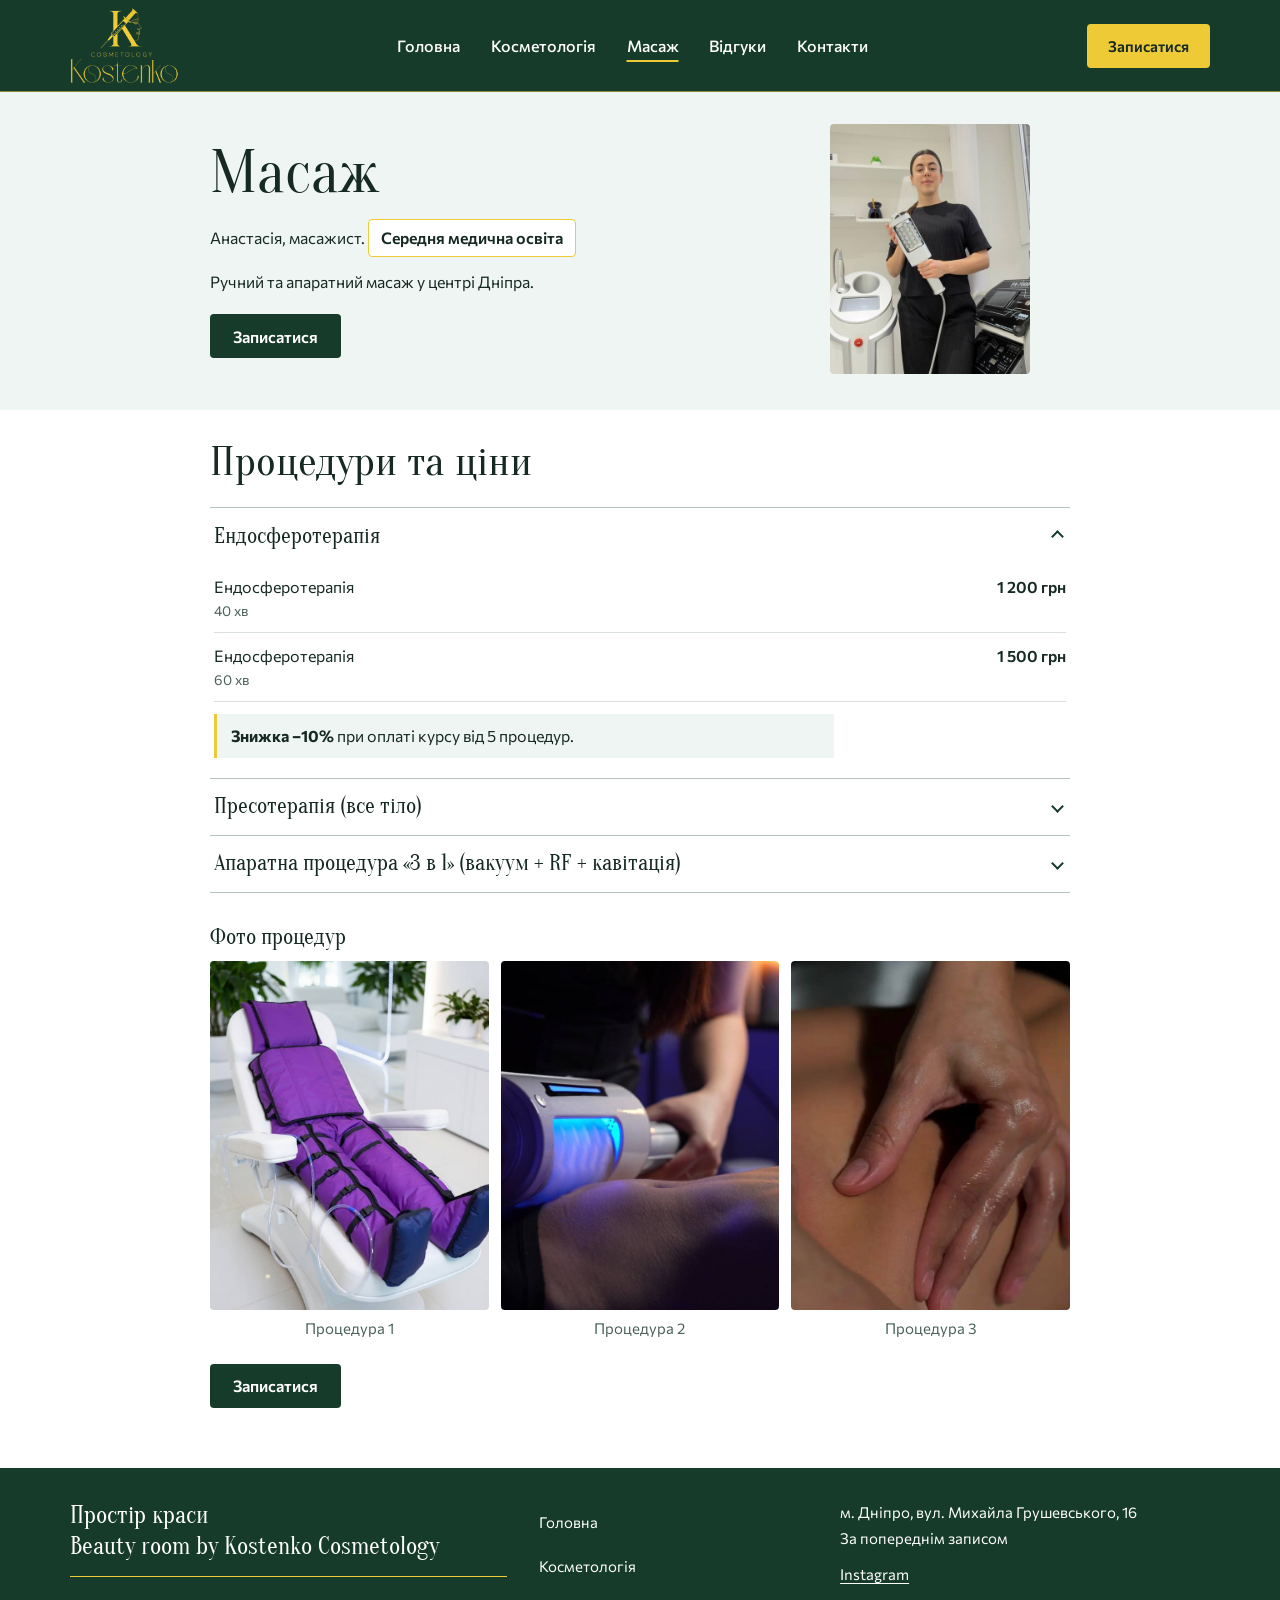
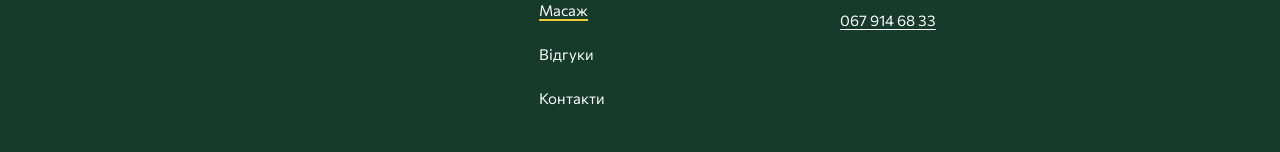
<file: massage.html>
<!DOCTYPE html>
<html lang="uk">
<head>
  <meta charset="utf-8">
  <meta name="viewport" content="width=device-width, initial-scale=1">
  <title>Масаж у Дніпрі: процедури та ціни | Beauty room by Kostenko Cosmetology</title>
  <meta name="description" content="Масаж у центрі Дніпра: ендосферотерапія, пресотерапія, апаратна процедура «3 в 1». Ціни та умови курсів.">
  <meta name="theme-color" content="#163B2A">

  <meta property="og:type" content="website">
  <meta property="og:locale" content="uk_UA">
  <meta property="og:site_name" content="Простір краси «Beauty room by Kostenko Cosmetology»">
  <meta property="og:title" content="Масаж: процедури та ціни">
  <meta property="og:description" content="Масаж у центрі Дніпра: ендосферотерапія, пресотерапія, апаратна процедура «3 в 1». Ціни та умови курсів.">
  <!-- TODO: после выбора домена добавить og:url, og:image (абсолютные адреса) и canonical -->

  <link rel="icon" href="favicon.svg" type="image/svg+xml">
  <link rel="preconnect" href="https://fonts.googleapis.com">
  <link rel="preconnect" href="https://fonts.gstatic.com" crossorigin>
  <link href="https://fonts.googleapis.com/css2?family=Commissioner:wght@400;500;600&family=Oranienbaum&display=swap" rel="stylesheet">
  <link rel="stylesheet" href="css/style.css">

  <script>document.documentElement.classList.add('js');</script>
  <script src="js/main.js" defer></script>
  <script src="js/catalog.js" defer></script>
</head>
<body>
  <a class="skip-link" href="#main">Перейти до змісту</a>

  <!-- Шапка: одинаковая на всех 5 страницах, меняется только aria-current -->
  <header class="site-header">
    <div class="container header-inner">
      <a class="logo" href="index.html">
        <img src="images/logo-small.png" alt="Beauty room by Kostenko Cosmetology, на головну" width="540" height="540">
      </a>
      <button class="nav-toggle" type="button" aria-expanded="false" aria-controls="site-nav">
        <span class="nav-toggle-bars" aria-hidden="true"></span>
        <span class="visually-hidden">Меню</span>
      </button>
      <nav class="site-nav" id="site-nav" aria-label="Основне меню">
        <ul>
          <li><a href="index.html">Головна</a></li>
          <li><a href="cosmetology.html">Косметологія</a></li>
          <li><a href="massage.html" aria-current="page">Масаж</a></li>
          <li><a href="reviews.html">Відгуки</a></li>
          <li><a href="contacts.html">Контакти</a></li>
        </ul>
      </nav>
      <a class="btn btn-gold header-cta" href="https://www.instagram.com/kosmetolog__kostenko" target="_blank" rel="noopener">Записатися</a>
    </div>
  </header>

  <main id="main">
    <div class="page-head">
      <div class="container narrow page-head-grid">
        <div>
          <h1>Масаж</h1>
          <p>Анастасія, масажист. <span class="edu">Середня медична освіта</span></p>
          <p>Ручний та апаратний масаж у&nbsp;центрі Дніпра.</p>
          <a class="btn btn-primary" href="https://www.instagram.com/kosmetolog__kostenko" target="_blank" rel="noopener">Записатися</a>
        </div>
        <img class="page-head-photo" src="images/anastasia-massage.jpg" alt="Анастасія, масажист" width="480" height="600">
      </div>
    </div>

    <div class="container narrow catalog">
      <section id="procedures">
        <h2>Процедури та ціни</h2>
        <details class="acc" open>
          <summary><h3>Ендосферотерапія</h3></summary>
          <div class="acc-body">
            <ul class="price-list">
              <li><span class="service">Ендосферотерапія <span class="service-meta">40 хв</span></span> <span class="price" data-price-id="endo-40">1&nbsp;200&nbsp;грн</span></li>
              <li><span class="service">Ендосферотерапія <span class="service-meta">60 хв</span></span> <span class="price" data-price-id="endo-60">1&nbsp;500&nbsp;грн</span></li>
            </ul>
            <p class="term"><strong>Знижка −10%</strong> при оплаті курсу від 5 процедур.</p>
          </div>
        </details>
        <details class="acc">
          <summary><h3>Пресотерапія (все тіло)</h3></summary>
          <div class="acc-body">
            <ul class="price-list">
              <li><span class="service">Пресотерапія <span class="service-meta">40 хв</span></span> <span class="price" data-price-id="presso-40">500&nbsp;грн</span></li>
              <li><span class="service">Пресотерапія <span class="service-meta">60 хв</span></span> <span class="price" data-price-id="presso-60">700&nbsp;грн</span></li>
            </ul>
            <p class="term">Одноразовий костюм на курс процедур: <span class="price" data-price-id="presso-suit">250&nbsp;грн</span>, або можна взяти свій змінний одяг.</p>
          </div>
        </details>
        <details class="acc">
          <summary><h3>Апаратна процедура «3&nbsp;в&nbsp;1» (вакуум + RF + кавітація)</h3></summary>
          <div class="acc-body">
            <ul class="price-list">
              <li><span class="service">1 зона <span class="service-meta">40 хв</span></span> <span class="price" data-price-id="three-in-one-1">900&nbsp;грн</span></li>
              <li><span class="service">2 зони <span class="service-meta">60 хв</span></span> <span class="price" data-price-id="three-in-one-2">1&nbsp;100&nbsp;грн</span></li>
              <li><span class="service">3 зони <span class="service-meta">1 год 30 хв</span></span> <span class="price" data-price-id="three-in-one-3">1&nbsp;500&nbsp;грн</span></li>
            </ul>
            <p class="term"><strong>Знижка −10%</strong> при оплаті курсу від 5 процедур.</p>
            <p>Усе якісне та сертифіковане.</p>
          </div>
        </details>
        <!-- Фото: заменить файл в images/gallery/ с тем же именем и уточнить alt -->
        <div class="gallery">
          <h3>Фото процедур</h3>
          <ul class="gallery-grid gallery-grid-three">
            <li><figure><img src="images/gallery/massage-1.jpg" alt="Крісло з костюмом для пресотерапії" width="800" height="1000" loading="lazy"><figcaption>Процедура 1</figcaption></figure></li>
            <li><figure><img src="images/gallery/massage-2.jpg" alt="Апаратна процедура для тіла" width="800" height="1000" loading="lazy"><figcaption>Процедура 2</figcaption></figure></li>
            <li><figure><img src="images/gallery/massage-3.jpg" alt="Руки масажиста під час масажу" width="800" height="1000" loading="lazy"><figcaption>Процедура 3</figcaption></figure></li>
          </ul>
        </div>
        <p class="panel-cta"><a class="btn btn-primary" href="https://www.instagram.com/kosmetolog__kostenko" target="_blank" rel="noopener">Записатися</a></p>
      </section>
    </div>
  </main>

  <!-- Футер: одинаковый на всех 5 страницах, меняется только aria-current -->
  <footer class="site-footer">
    <div class="container footer-inner">
      <div>
        <p class="footer-name">Простір краси<br><span lang="en">Beauty room by Kostenko Cosmetology</span></p>
      </div>
      <nav aria-label="Меню в підвалі">
        <ul>
          <li><a href="index.html">Головна</a></li>
          <li><a href="cosmetology.html">Косметологія</a></li>
          <li><a href="massage.html" aria-current="page">Масаж</a></li>
          <li><a href="reviews.html">Відгуки</a></li>
          <li><a href="contacts.html">Контакти</a></li>
        </ul>
      </nav>
      <div class="footer-contacts">
        <address>м.&nbsp;Дніпро, вул. Михайла Грушевського,&nbsp;16</address>
        <!-- TODO: при необходимости добавить точные часы -->
        <p>За попереднім записом</p>
        <p><a href="https://www.instagram.com/kosmetolog__kostenko" target="_blank" rel="noopener">Instagram</a></p>
        <p><a href="tel:+380679146833">067&nbsp;914&nbsp;68&nbsp;33</a></p>
        <!-- TODO: Telegram — раскомментировать, когда будет ссылка
        <a href="https://t.me/...">Telegram</a> -->
      </div>
    </div>
  </footer>
</body>
</html>
</file>
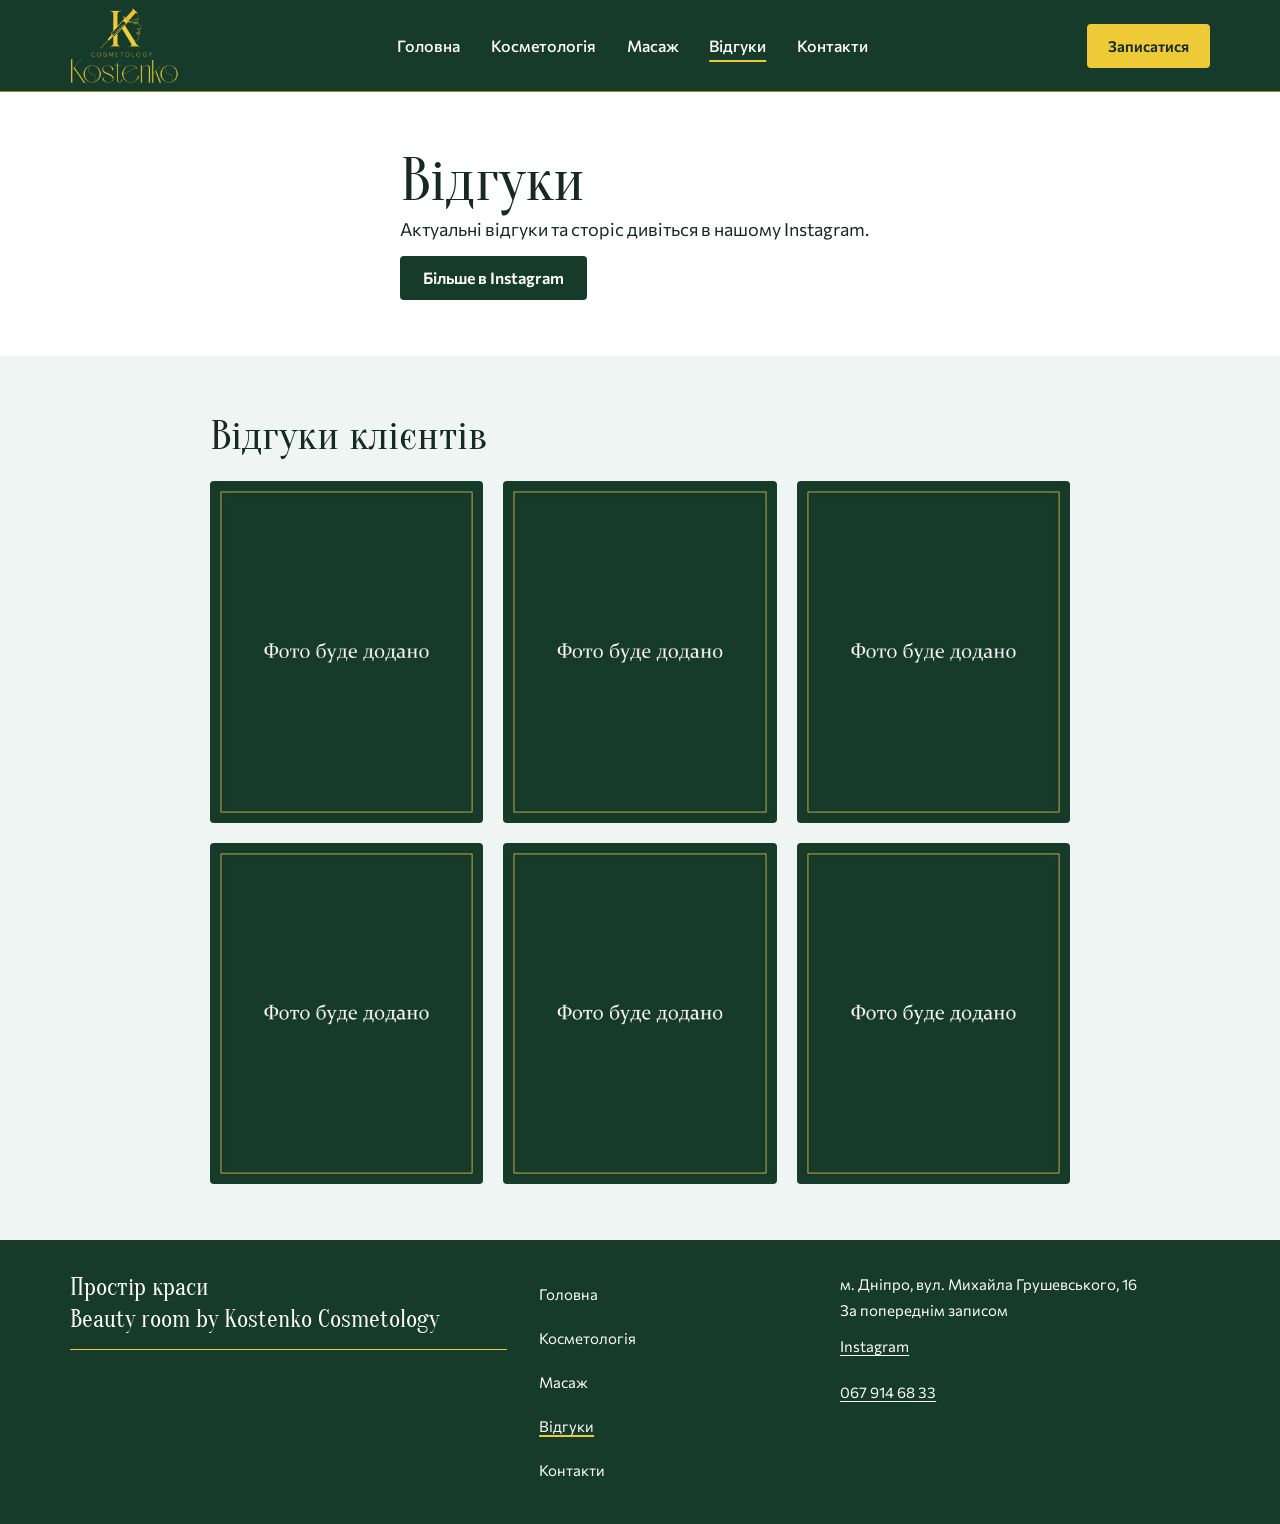
<file: reviews.html>
<!DOCTYPE html>
<html lang="uk">
<head>
  <meta charset="utf-8">
  <meta name="viewport" content="width=device-width, initial-scale=1">
  <title>Відгуки | Beauty room by Kostenko Cosmetology</title>
  <meta name="description" content="Відгуки та сторіс простору краси Beauty room by Kostenko Cosmetology у Дніпрі дивіться в Instagram.">
  <meta name="theme-color" content="#163B2A">

  <meta property="og:type" content="website">
  <meta property="og:locale" content="uk_UA">
  <meta property="og:site_name" content="Простір краси «Beauty room by Kostenko Cosmetology»">
  <meta property="og:title" content="Відгуки">
  <meta property="og:description" content="Відгуки та сторіс простору краси Beauty room by Kostenko Cosmetology у Дніпрі дивіться в Instagram.">
  <!-- TODO: после выбора домена добавить og:url, og:image (абсолютные адреса) и canonical -->

  <link rel="icon" href="favicon.svg" type="image/svg+xml">
  <link rel="preconnect" href="https://fonts.googleapis.com">
  <link rel="preconnect" href="https://fonts.gstatic.com" crossorigin>
  <link href="https://fonts.googleapis.com/css2?family=Commissioner:wght@400;500;600&family=Oranienbaum&display=swap" rel="stylesheet">
  <link rel="stylesheet" href="css/style.css">

  <script>document.documentElement.classList.add('js');</script>
  <script src="js/main.js" defer></script>
</head>
<body>
  <a class="skip-link" href="#main">Перейти до змісту</a>

  <!-- Шапка: одинаковая на всех 5 страницах, меняется только aria-current -->
  <header class="site-header">
    <div class="container header-inner">
      <a class="logo" href="index.html">
        <img src="images/logo-small.png" alt="Beauty room by Kostenko Cosmetology, на головну" width="540" height="540">
      </a>
      <button class="nav-toggle" type="button" aria-expanded="false" aria-controls="site-nav">
        <span class="nav-toggle-bars" aria-hidden="true"></span>
        <span class="visually-hidden">Меню</span>
      </button>
      <nav class="site-nav" id="site-nav" aria-label="Основне меню">
        <ul>
          <li><a href="index.html">Головна</a></li>
          <li><a href="cosmetology.html">Косметологія</a></li>
          <li><a href="massage.html">Масаж</a></li>
          <li><a href="reviews.html" aria-current="page">Відгуки</a></li>
          <li><a href="contacts.html">Контакти</a></li>
        </ul>
      </nav>
      <a class="btn btn-gold header-cta" href="https://www.instagram.com/kosmetolog__kostenko" target="_blank" rel="noopener">Записатися</a>
    </div>
  </header>

  <main id="main">
    <section class="section">
      <div class="container lead-block">
        <h1>Відгуки</h1>
        <p>Актуальні відгуки та сторіс дивіться в&nbsp;нашому Instagram.</p>
        <a class="btn btn-primary" href="https://www.instagram.com/kosmetolog__kostenko" target="_blank" rel="noopener">Більше в Instagram</a>
      </div>
    </section>

    <!-- Отзывы: заменить файл в images/reviews/ с тем же именем и уточнить alt.
         Публиковать только реальные отзывы с разрешением автора. -->
    <section class="section section-mint" aria-labelledby="reviews-list-title">
      <div class="container narrow">
        <h2 id="reviews-list-title">Відгуки клієнтів</h2>
        <div class="reviews-grid">
          <figure class="review"><img src="images/reviews/review-1.jpg" alt="Відгук 1: фото буде додано" width="800" height="1000" loading="lazy"></figure>
          <figure class="review"><img src="images/reviews/review-2.jpg" alt="Відгук 2: фото буде додано" width="800" height="1000" loading="lazy"></figure>
          <figure class="review"><img src="images/reviews/review-3.jpg" alt="Відгук 3: фото буде додано" width="800" height="1000" loading="lazy"></figure>
          <figure class="review"><img src="images/reviews/review-4.jpg" alt="Відгук 4: фото буде додано" width="800" height="1000" loading="lazy"></figure>
          <figure class="review"><img src="images/reviews/review-5.jpg" alt="Відгук 5: фото буде додано" width="800" height="1000" loading="lazy"></figure>
          <figure class="review"><img src="images/reviews/review-6.jpg" alt="Відгук 6: фото буде додано" width="800" height="1000" loading="lazy"></figure>
        </div>
      </div>
    </section>
  </main>

  <!-- Футер: одинаковый на всех 5 страницах, меняется только aria-current -->
  <footer class="site-footer">
    <div class="container footer-inner">
      <div>
        <p class="footer-name">Простір краси<br><span lang="en">Beauty room by Kostenko Cosmetology</span></p>
      </div>
      <nav aria-label="Меню в підвалі">
        <ul>
          <li><a href="index.html">Головна</a></li>
          <li><a href="cosmetology.html">Косметологія</a></li>
          <li><a href="massage.html">Масаж</a></li>
          <li><a href="reviews.html" aria-current="page">Відгуки</a></li>
          <li><a href="contacts.html">Контакти</a></li>
        </ul>
      </nav>
      <div class="footer-contacts">
        <address>м.&nbsp;Дніпро, вул. Михайла Грушевського,&nbsp;16</address>
        <!-- TODO: при необходимости добавить точные часы -->
        <p>За попереднім записом</p>
        <p><a href="https://www.instagram.com/kosmetolog__kostenko" target="_blank" rel="noopener">Instagram</a></p>
        <p><a href="tel:+380679146833">067&nbsp;914&nbsp;68&nbsp;33</a></p>
        <!-- TODO: Telegram — раскомментировать, когда будет ссылка
        <a href="https://t.me/...">Telegram</a> -->
      </div>
    </div>
  </footer>
</body>
</html>
</file>
<file: css/style.css>
/* Простір краси · Beauty room by Kostenko Cosmetology
   Общий стиль всех страниц. Mobile-first. Палитра v4 (тёмный зелёный + золото логотипа). */

:root {
  --emerald-main: #163B2A;
  --emerald-hover: #23573F;
  --bg-white: #FFFFFF;
  --bg-mint: #EFF5F2;
  --text-main: #162922;
  --text-muted: #4B6158;
  --gold-main: #EECB36;
  --gold-hover: #DBB824;

  --font-display: "Oranienbaum", "Palatino Linotype", "Book Antiqua", Georgia, serif;
  --font-text: "Commissioner", "Segoe UI", system-ui, -apple-system, Roboto, Arial, sans-serif;

  --container: 1140px;
  --gutter: 20px;
  --section-space: 44px;
  --radius: 4px;
  --header-h: 80px; /* высота закреплённой шапки */
}

*, *::before, *::after { box-sizing: border-box; }

html { -webkit-text-size-adjust: 100%; text-size-adjust: 100%; }

body {
  margin: 0;
  background: var(--bg-white);
  color: var(--text-main);
  font-family: var(--font-text);
  font-size: 1rem;
  line-height: 1.6;
}

img { display: block; max-width: 100%; height: auto; }

h1, h2, h3 {
  margin: 0;
  font-family: var(--font-display);
  font-weight: 400;
  line-height: 1.12;
  text-wrap: balance;
}

h1 { font-size: clamp(2.25rem, 1.5rem + 3.4vw, 3.75rem); }
h2 { font-size: clamp(2rem, 1.65rem + 1.5vw, 2.625rem); margin-bottom: 22px; }
h3 { font-size: 1.625rem; }

p { margin: 0 0 12px; }
ul { margin: 0; padding: 0; }
address { font-style: normal; }

a { color: var(--emerald-main); text-underline-offset: 3px; }
/* --emerald-hover предназначен для фона; ссылка при hover не меняет цвет */
a:hover { text-decoration-thickness: 2px; }

:focus-visible { outline: 3px solid var(--emerald-main); outline-offset: 3px; }
.site-header :focus-visible,
.hero :focus-visible,
.site-footer :focus-visible { outline-color: var(--bg-white); }

.container {
  width: 100%;
  max-width: calc(var(--container) + 2 * var(--gutter));
  margin: 0 auto;
  padding: 0 var(--gutter);
}

.section { padding: var(--section-space) 0; }
.section-mint { background: var(--bg-mint); }

.nowrap { white-space: nowrap; }

.visually-hidden {
  position: absolute;
  width: 1px;
  height: 1px;
  overflow: hidden;
  clip-path: inset(50%);
  white-space: nowrap;
}

.skip-link {
  position: absolute;
  left: 8px;
  top: -80px;
  z-index: 200;
  padding: 10px 16px;
  background: var(--bg-white);
  border-radius: var(--radius);
}
.skip-link:focus { top: 8px; }

/* ---------- Кнопки ---------- */
.btn {
  display: inline-flex;
  align-items: center;
  justify-content: center;
  min-height: 44px;
  padding: 10px 22px;
  border: 1px solid transparent;
  border-radius: var(--radius);
  font-weight: 600;
  line-height: 1.2;
  text-align: center;
  text-decoration: none;
  transition: background-color .15s, color .15s;
}
.btn-large { min-height: 52px; padding: 14px 34px; font-size: 1.0625rem; }
.btn-gold { background: var(--gold-main); color: var(--text-main); }
.btn-gold:hover { background: var(--gold-hover); color: var(--text-main); }
.btn-primary { background: var(--emerald-main); color: var(--bg-white); }
.btn-primary:hover { background: var(--emerald-hover); color: var(--bg-white); }
.btn-outline { border-color: var(--emerald-main); color: var(--emerald-main); }
.btn-outline:hover { background: var(--emerald-main); color: var(--bg-white); }

/* ---------- Логотип ----------
   Файл 1800×1800 с большими прозрачными полями. Поля обрезаются здесь,
   сам файл не меняется. Видимая область: x 388–1464, y 516–1264. */
.logo, .logo-crop {
  display: block;
  position: relative;
  overflow: hidden;
  aspect-ratio: 1076 / 748;
}
.logo img, .logo-crop img {
  width: 167.29%;
  max-width: none;
  margin-left: -36.06%;
  margin-top: -47.96%;
  /* основное золото файла #E2CA63 с фильтром даёт тот же тон, что --gold-main */
  filter: saturate(1.45);
}

/* ---------- Шапка ---------- */
.site-header {
  position: sticky;
  top: 0;
  z-index: 100;
  background: var(--emerald-main);
  color: var(--bg-white);
  border-bottom: 1px solid rgba(238, 203, 54, .55);
}

/* Якоря и фокус не прячутся под закреплённой шапкой */
main[id], main [id] { scroll-margin-top: var(--header-h); }
main a, main button, main summary { scroll-margin-top: var(--header-h); }

.header-inner {
  display: flex;
  flex-wrap: wrap;
  align-items: center;
  column-gap: 8px;
  padding-top: 8px;
  padding-bottom: 8px;
}

.logo { flex: none; width: 86px; margin-right: auto; }

.header-cta { order: 2; padding-left: 14px; padding-right: 14px; font-size: .9375rem; }

.nav-toggle {
  display: none;
  order: 3;
  width: 44px;
  height: 44px;
  padding: 0;
  background: transparent;
  border: 1px solid var(--gold-main);
  border-radius: var(--radius);
  color: var(--bg-white);
  cursor: pointer;
}
.js .nav-toggle { display: grid; place-items: center; }

.nav-toggle-bars,
.nav-toggle-bars::before,
.nav-toggle-bars::after {
  display: block;
  width: 20px;
  height: 2px;
  background: currentColor;
}
.nav-toggle-bars { position: relative; }
.nav-toggle-bars::before,
.nav-toggle-bars::after { content: ""; position: absolute; left: 0; }
.nav-toggle-bars::before { top: -6px; }
.nav-toggle-bars::after { top: 6px; }
.nav-toggle[aria-expanded="true"] .nav-toggle-bars { background: transparent; }
.nav-toggle[aria-expanded="true"] .nav-toggle-bars::before { top: 0; background: var(--bg-white); transform: rotate(45deg); }
.nav-toggle[aria-expanded="true"] .nav-toggle-bars::after { top: 0; background: var(--bg-white); transform: rotate(-45deg); }

/* Без JS меню всегда раскрыто */
.site-nav { order: 4; width: 100%; }
.js .site-nav { display: none; }
.js .site-nav.is-open {
  display: block;
  /* на низком экране открытое меню прокручивается внутри закреплённой шапки */
  max-height: calc(100vh - var(--header-h));
  max-height: calc(100dvh - var(--header-h));
  overflow-y: auto;
}
/* Без JS меню всегда раскрыто, поэтому на узком экране шапку не закрепляем */
html:not(.js) .site-header { position: static; }

.site-nav ul { list-style: none; padding-top: 8px; }
.site-nav a {
  display: block;
  padding: 11px 2px;
  border-top: 1px solid rgba(255, 255, 255, .18);
  color: var(--bg-white);
  font-weight: 500;
  text-decoration: none;
}
.site-nav a:hover { color: var(--bg-white); background: var(--emerald-hover); }
.site-nav a[aria-current="page"] {
  text-decoration: underline;
  text-decoration-color: var(--gold-main);
  text-decoration-thickness: 2px;
  text-underline-offset: 8px;
}

/* ---------- Первый экран ---------- */
.hero {
  background: var(--emerald-main);
  color: var(--bg-white);
}
.hero-inner { padding-top: 36px; padding-bottom: 40px; }
.hero h1 { max-width: 15em; }
.hero-lead { max-width: 30em; margin: 18px 0 26px; font-size: 1.125rem; }
.hero .btn-large { width: 100%; }
.hero-address {
  margin: 22px 0 0;
  padding-top: 14px;
  border-top: 1px solid var(--gold-main);
  font-size: .9375rem;
}
.hero-mark { display: none; }

/* ---------- Спеціалісти ---------- */
.team { display: grid; gap: 28px; }

.person {
  display: grid;
  align-content: start;
  gap: 16px;
}
.person img { width: 100%; max-width: 360px; aspect-ratio: 4 / 5; object-fit: cover; border-radius: var(--radius); }
.person h3 { margin-bottom: 4px; }
.person-lead h3 { font-size: 2rem; }
.person-role { margin-bottom: 10px; color: var(--text-muted); }
.person-edu {
  display: inline-block;
  padding: 5px 12px;
  border: 1px solid var(--gold-main);
  border-radius: var(--radius);
  font-weight: 600;
}
.person-body .btn { margin-top: 6px; }
.person-body p:not(.person-edu) { max-width: 34em; }

/* ---------- Напрямки ---------- */
.directions { display: grid; gap: 28px; }

.direction {
  display: flex;
  flex-direction: column;
  padding-top: 18px;
  border-top: 2px solid var(--gold-main);
}
.direction h3 { margin-bottom: 14px; }
.direction ul { list-style: none; margin-bottom: 18px; color: var(--text-muted); }
.direction li { padding: 7px 0; border-bottom: 1px solid rgba(22, 59, 42, .18); line-height: 1.45; }
.direction .text-link { display: inline-flex; align-items: center; align-self: flex-start; min-height: 44px; margin-top: auto; font-weight: 600; }

/* ---------- Простір ---------- */
.space { display: grid; gap: 24px; }
.space h2 { margin-bottom: 14px; }
.space-list { list-style: none; }
.space-list li { position: relative; padding: 8px 0 8px 26px; }
.space-list li::before {
  content: "";
  position: absolute;
  left: 2px;
  top: calc(8px + .8em - 4px);
  width: 8px;
  height: 8px;
  border: 1px solid var(--emerald-main);
  transform: rotate(45deg);
}
.space-photos { display: grid; gap: 12px; }
.space-photos img { width: 100%; aspect-ratio: 4 / 3; object-fit: cover; border-radius: var(--radius); }

/* ---------- Контакти ---------- */
.contacts { display: grid; gap: 24px; }
.contacts dl { margin: 0 0 22px; }
.contacts dt { color: var(--text-muted); font-size: .9375rem; }
.contacts dd { margin: 0 0 14px; font-size: 1.125rem; overflow-wrap: anywhere; }
.contacts .schedule { font-family: var(--font-display); font-size: 1.75rem; line-height: 1.2; }
.contacts dd a { display: inline-flex; align-items: center; min-height: 44px; font-weight: 600; }
.contacts .btn { width: 100%; }

.map { min-height: 300px; }
.map iframe {
  display: block;
  width: 100%;
  height: 100%;
  min-height: 300px;
  border: 1px solid var(--gold-main);
  border-radius: var(--radius);
}

/* ---------- Шапка внутренних страниц ---------- */
.page-head { padding: 32px 0 36px; background: var(--bg-mint); }
.page-head p { max-width: 38em; }
.page-head h1 { margin-bottom: 12px; }
.page-head .btn { margin-top: 8px; }
.page-head-grid { display: grid; gap: 24px; }
.page-head-photo { width: 100%; max-width: 132px; aspect-ratio: 4 / 5; object-fit: cover; border-radius: var(--radius); }
.edu {
  display: inline-block;
  padding: 5px 12px;
  border: 1px solid var(--gold-main);
  border-radius: var(--radius);
  background: var(--bg-white);
  font-weight: 600;
}

/* ---------- Каталог: вкладки ---------- */
.catalog { padding-top: 28px; padding-bottom: 48px; } /* боковые отступы задаёт .container */
.narrow { max-width: calc(860px + 2 * var(--gutter)); }

.tabs { display: flex; flex-wrap: wrap; gap: 8px; margin-bottom: 24px; }
.tab {
  display: inline-flex;
  align-items: center;
  min-height: 44px;
  padding: 8px 16px;
  border: 1px solid var(--emerald-main);
  border-radius: var(--radius);
  font-weight: 600;
  line-height: 1.2;
  text-decoration: none;
}
.tab:hover { background: var(--bg-mint); }
.tab[aria-selected="true"] { background: var(--emerald-main); color: var(--bg-white); }

.tab-panel + .tab-panel { margin-top: 40px; }
.tabs-ready .tab-panel + .tab-panel { margin-top: 0; }
.tab-panel h2 { margin-bottom: 14px; }
.panel-note { color: var(--text-muted); }
.panel-cta { margin-top: 24px; }

/* ---------- Фото процедур под прайсом ---------- */
.gallery { margin-top: 32px; }
.gallery h3 { margin-bottom: 12px; font-size: 1.375rem; }
.gallery-grid { display: grid; grid-template-columns: repeat(2, minmax(0, 1fr)); gap: 10px; list-style: none; }
/* Три фото: на телефоне третье по центру, на широком экране три в ряд */
.gallery-grid-three li:last-child { grid-column: 1 / -1; justify-self: center; width: calc(50% - 5px); }
.gallery-grid figure { margin: 0; }
.gallery-grid img { width: 100%; aspect-ratio: 4 / 5; object-fit: cover; border-radius: var(--radius); }
.gallery-grid figcaption { margin-top: 6px; text-align: center; font-size: .9375rem; color: var(--text-muted); }

/* ---------- Каталог: аккордеоны ---------- */
.acc { border-top: 1px solid rgba(22, 59, 42, .3); }
.acc:last-of-type { border-bottom: 1px solid rgba(22, 59, 42, .3); }
.acc summary {
  display: flex;
  align-items: center;
  justify-content: space-between;
  gap: 16px;
  min-height: 56px;
  padding: 12px 4px;
  cursor: pointer;
  list-style: none;
}
.acc summary::-webkit-details-marker { display: none; }
.acc summary::after {
  content: "";
  flex: none;
  width: 9px;
  height: 9px;
  margin-right: 4px;
  border-right: 2px solid var(--emerald-main);
  border-bottom: 2px solid var(--emerald-main);
  transform: rotate(45deg);
}
.acc[open] summary::after { transform: rotate(225deg); }
.acc summary:hover { background: var(--bg-mint); }
.acc summary h3 { font-size: 1.375rem; line-height: 1.2; }
.acc-body { padding: 0 4px 20px; }
.acc-body > p { max-width: 62ch; color: var(--text-muted); }
.acc-body h4 { margin: 18px 0 4px; font-size: 1rem; font-weight: 600; line-height: 1.4; }
.acc-body h4 + p { margin-bottom: 4px; color: var(--text-muted); }

.price-list { list-style: none; }
.price-list li {
  display: flex;
  align-items: baseline;
  justify-content: space-between;
  gap: 4px 16px;
  flex-wrap: wrap;
  padding: 10px 0;
  border-bottom: 1px solid rgba(22, 59, 42, .16);
}
.service { flex: 1 1 200px; min-width: 0; }
.service-meta { display: block; color: var(--text-muted); font-size: .875rem; }
.price { margin-left: auto; font-weight: 600; white-space: nowrap; }

.acc-body > .term, .term {
  margin: 12px 0 0;
  padding: 9px 14px;
  border-left: 3px solid var(--gold-main);
  background: var(--bg-mint);
  color: var(--text-main);
}
.term .price { margin-left: 0; }

/* ---------- Відгуки та сторінка контактів ---------- */
.lead-block { max-width: 34em; }
.lead-block p { font-size: 1.125rem; }
.contacts-page h1 { margin-bottom: 22px; }

/* ---------- Сетка отзывов: скриншоты не обрезаются, сохраняют свои пропорции ---------- */
[hidden] { display: none !important; }
.reviews-grid { display: grid; grid-template-columns: repeat(2, minmax(0, 1fr)); align-items: start; gap: 12px; }
.review { margin: 0; }
.review img { width: 100%; height: auto; border-radius: var(--radius); }

/* ---------- Футер ---------- */
.site-footer {
  background: var(--emerald-main);
  color: var(--bg-white);
  padding: 32px 0;
  font-size: .9375rem;
}
.footer-inner { display: grid; gap: 22px; }
.footer-name {
  margin: 0;
  padding-bottom: 14px;
  border-bottom: 1px solid var(--gold-main);
  font-family: var(--font-display);
  font-size: 1.5rem;
  line-height: 1.3;
}
.site-footer ul { list-style: none; columns: 2; }
.site-footer a { display: inline-flex; align-items: center; min-width: 44px; min-height: 44px; color: var(--bg-white); }
.site-footer a:hover { color: var(--bg-white); text-decoration-thickness: 2px; }
.site-footer nav a { text-decoration-color: transparent; }
.site-footer nav a:hover { text-decoration-color: currentColor; }
.site-footer nav a[aria-current="page"] { text-decoration-color: var(--gold-main); text-decoration-thickness: 2px; }
.footer-contacts p { margin: 2px 0 0; }

/* ---------- ≥ 390px ---------- */
@media (min-width: 390px) {
  .header-inner { column-gap: 12px; }
  .header-cta { padding-left: 20px; padding-right: 20px; }
}

/* ---------- ≥ 640px ---------- */
@media (min-width: 640px) {
  .hero .btn-large,
  .contacts .btn { width: auto; }

  .person { grid-template-columns: minmax(0, 240px) minmax(0, 1fr); gap: 24px; }

  .space-photos { grid-template-columns: 1fr 1fr; }

  .gallery-grid { grid-template-columns: repeat(4, minmax(0, 1fr)); gap: 12px; }
  .gallery-grid-three { grid-template-columns: repeat(3, minmax(0, 1fr)); }
  .gallery-grid-three li:last-child { grid-column: auto; width: auto; justify-self: stretch; }
}

/* ---------- ≥ 768px ---------- */
@media (min-width: 768px) {
  :root { --gutter: 32px; --section-space: 56px; }

  .hero-inner {
    display: grid;
    grid-template-columns: minmax(0, 1.35fr) minmax(0, 1fr);
    align-items: center;
    gap: 32px;
    padding-top: 52px;
    padding-bottom: 56px;
  }
  .hero-mark { display: block; }
  .hero-mark .logo-crop { width: 100%; max-width: 440px; margin-left: auto; }

  .page-head-grid { grid-template-columns: minmax(0, 1fr) 240px; align-items: center; gap: 40px; }
  .page-head-photo { max-width: 200px; }
  .reviews-grid { grid-template-columns: repeat(3, minmax(0, 1fr)); gap: 20px; }

  .directions { grid-template-columns: repeat(3, minmax(0, 1fr)); gap: 24px; }
  .direction h3 { font-size: 1.5rem; min-height: 2.24em; }

  .contacts { grid-template-columns: minmax(0, 1fr) minmax(0, 1.4fr); gap: 32px; }
  .contacts .btn { justify-self: start; }

  .footer-inner { grid-template-columns: 1.3fr .8fr 1.1fr; gap: 32px; }
  .site-footer ul { columns: 1; }
}

/* ---------- ≥ 920px: полное меню в одну строку ---------- */
@media (min-width: 920px) {
  :root { --header-h: 96px; }
  html:not(.js) .site-header { position: sticky; }
  .js .site-nav.is-open { max-height: none; overflow: visible; }
  .header-inner { flex-wrap: nowrap; column-gap: 20px; }
  .logo { width: 108px; margin-right: 0; }
  .js .nav-toggle { display: none; }
  .site-nav,
  .js .site-nav { display: block; order: 1; flex: 1; width: auto; }
  .site-nav ul { display: flex; justify-content: center; gap: clamp(14px, 2.4vw, 34px); padding: 0; }
  .site-nav a { padding: 10px 0; border: 0; }
  .site-nav a:hover { background: transparent; text-decoration: underline; text-underline-offset: 8px; }
}

/* ---------- ≥ 1024px ---------- */
@media (min-width: 1024px) {
  .team { grid-template-columns: minmax(0, 1.65fr) minmax(0, 1fr); gap: 48px; align-items: start; }
  .person-lead { grid-template-columns: minmax(0, 340px) minmax(0, 1fr); gap: 28px; }
  .person:not(.person-lead) { grid-template-columns: 1fr; padding-left: 40px; border-left: 1px solid var(--gold-main); }
  .person:not(.person-lead) img { max-width: 220px; }

  .space { grid-template-columns: minmax(0, 1fr) minmax(0, 2fr); gap: 48px; align-items: center; }
}

@media (prefers-reduced-motion: reduce) {
  *, *::before, *::after {
    animation: none !important;
    transition: none !important;
    scroll-behavior: auto !important;
  }
}
</file>
